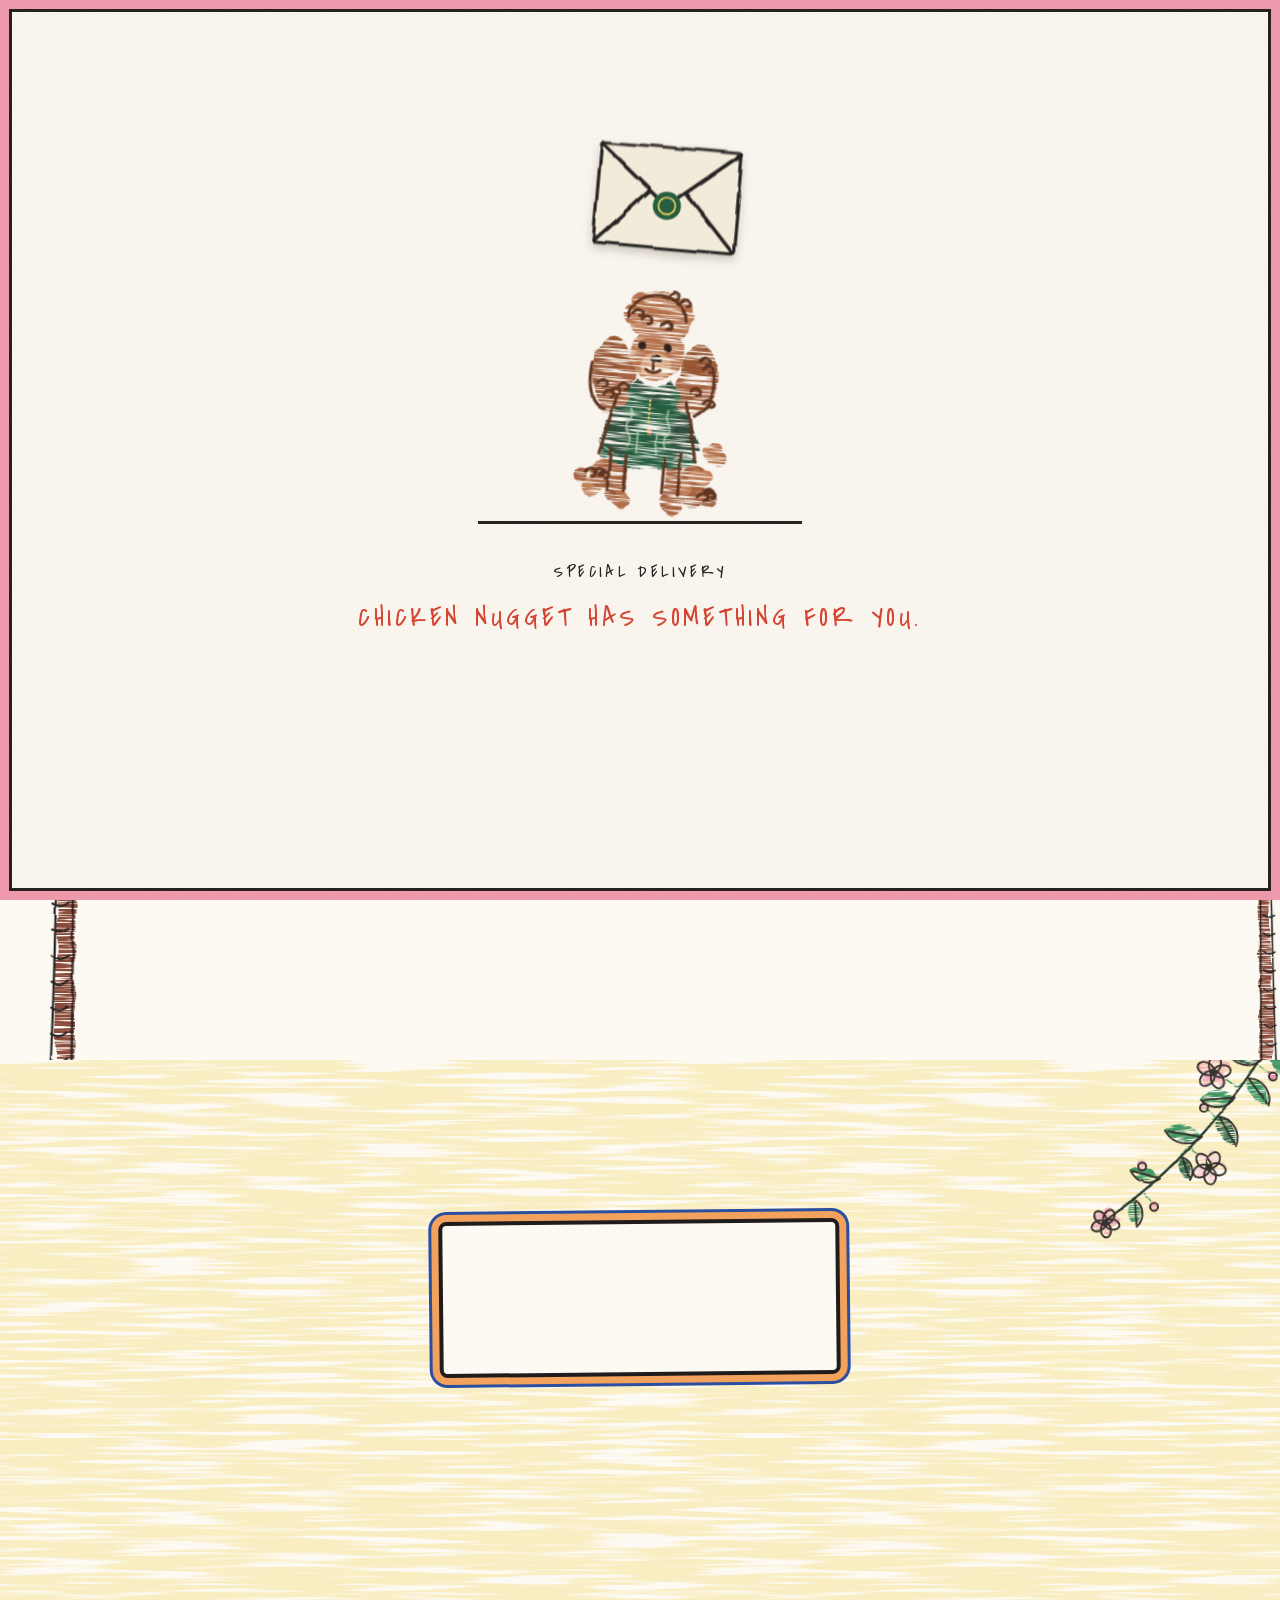
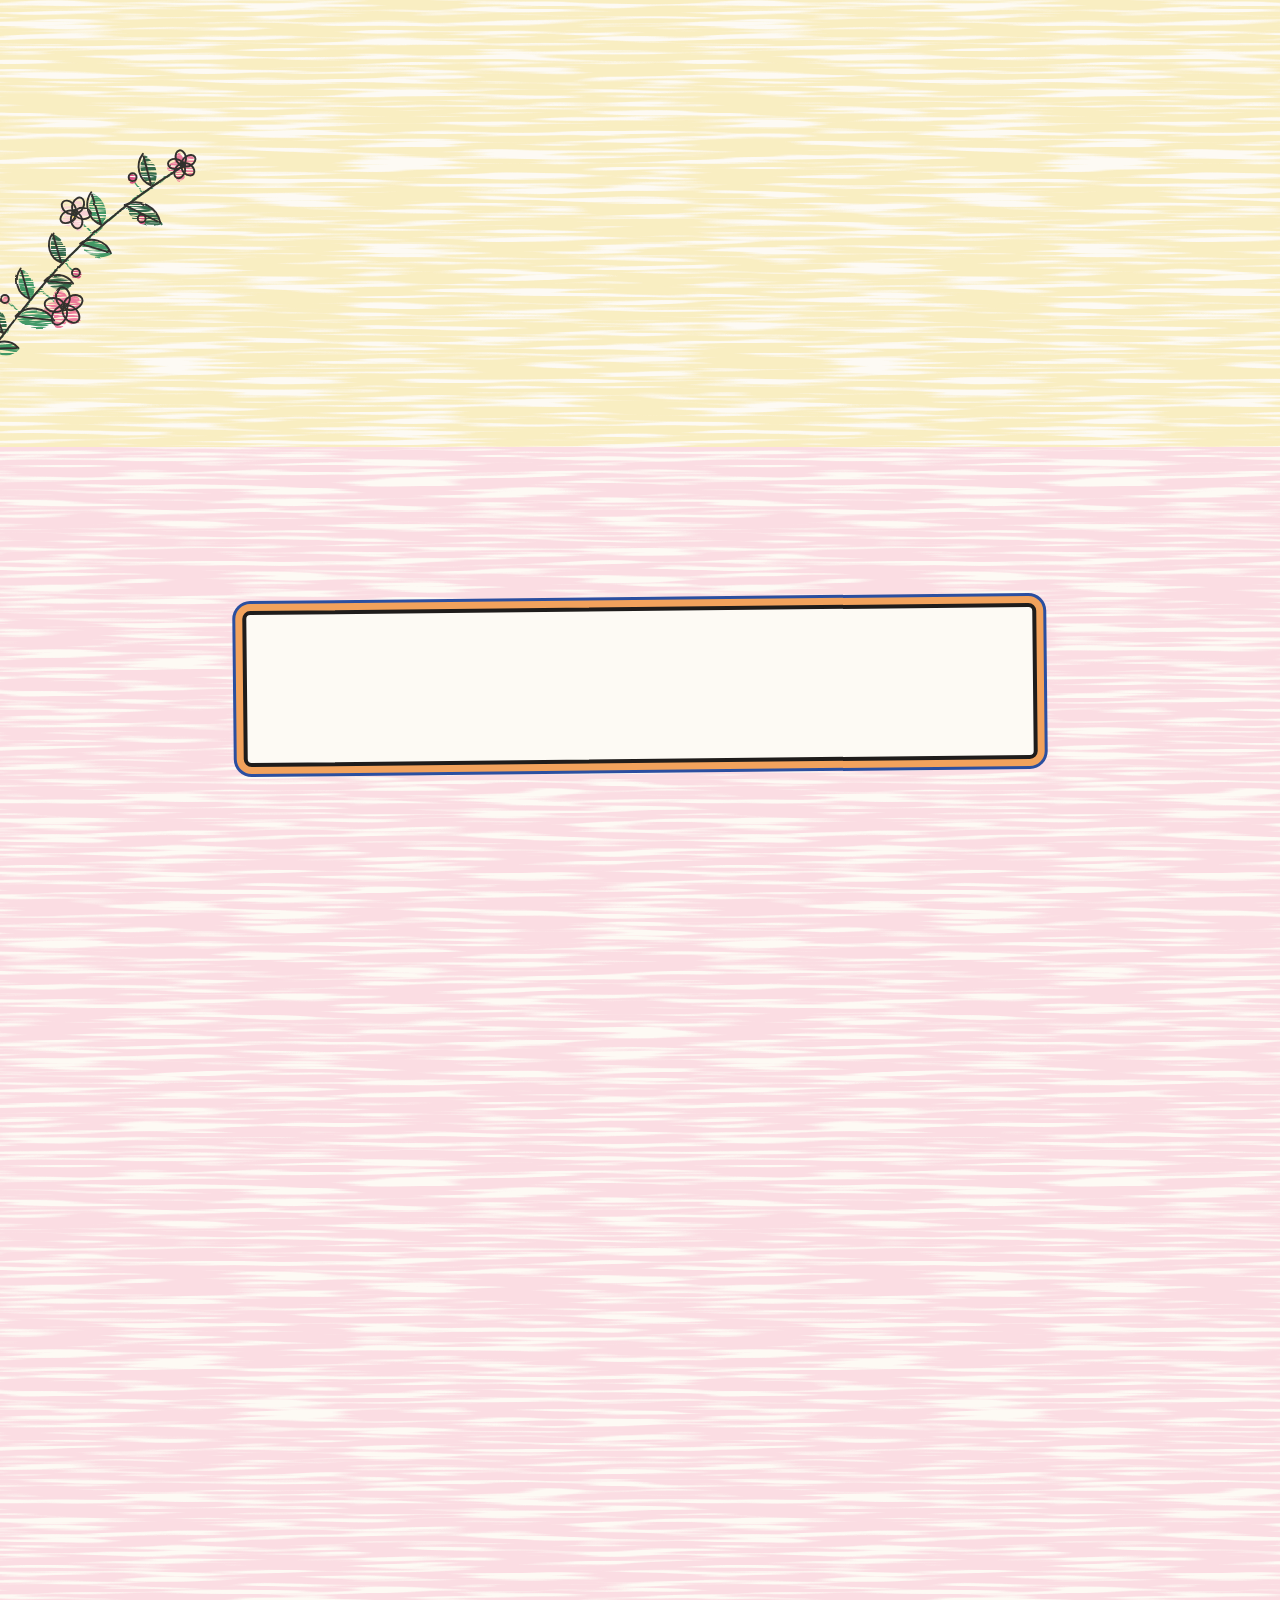
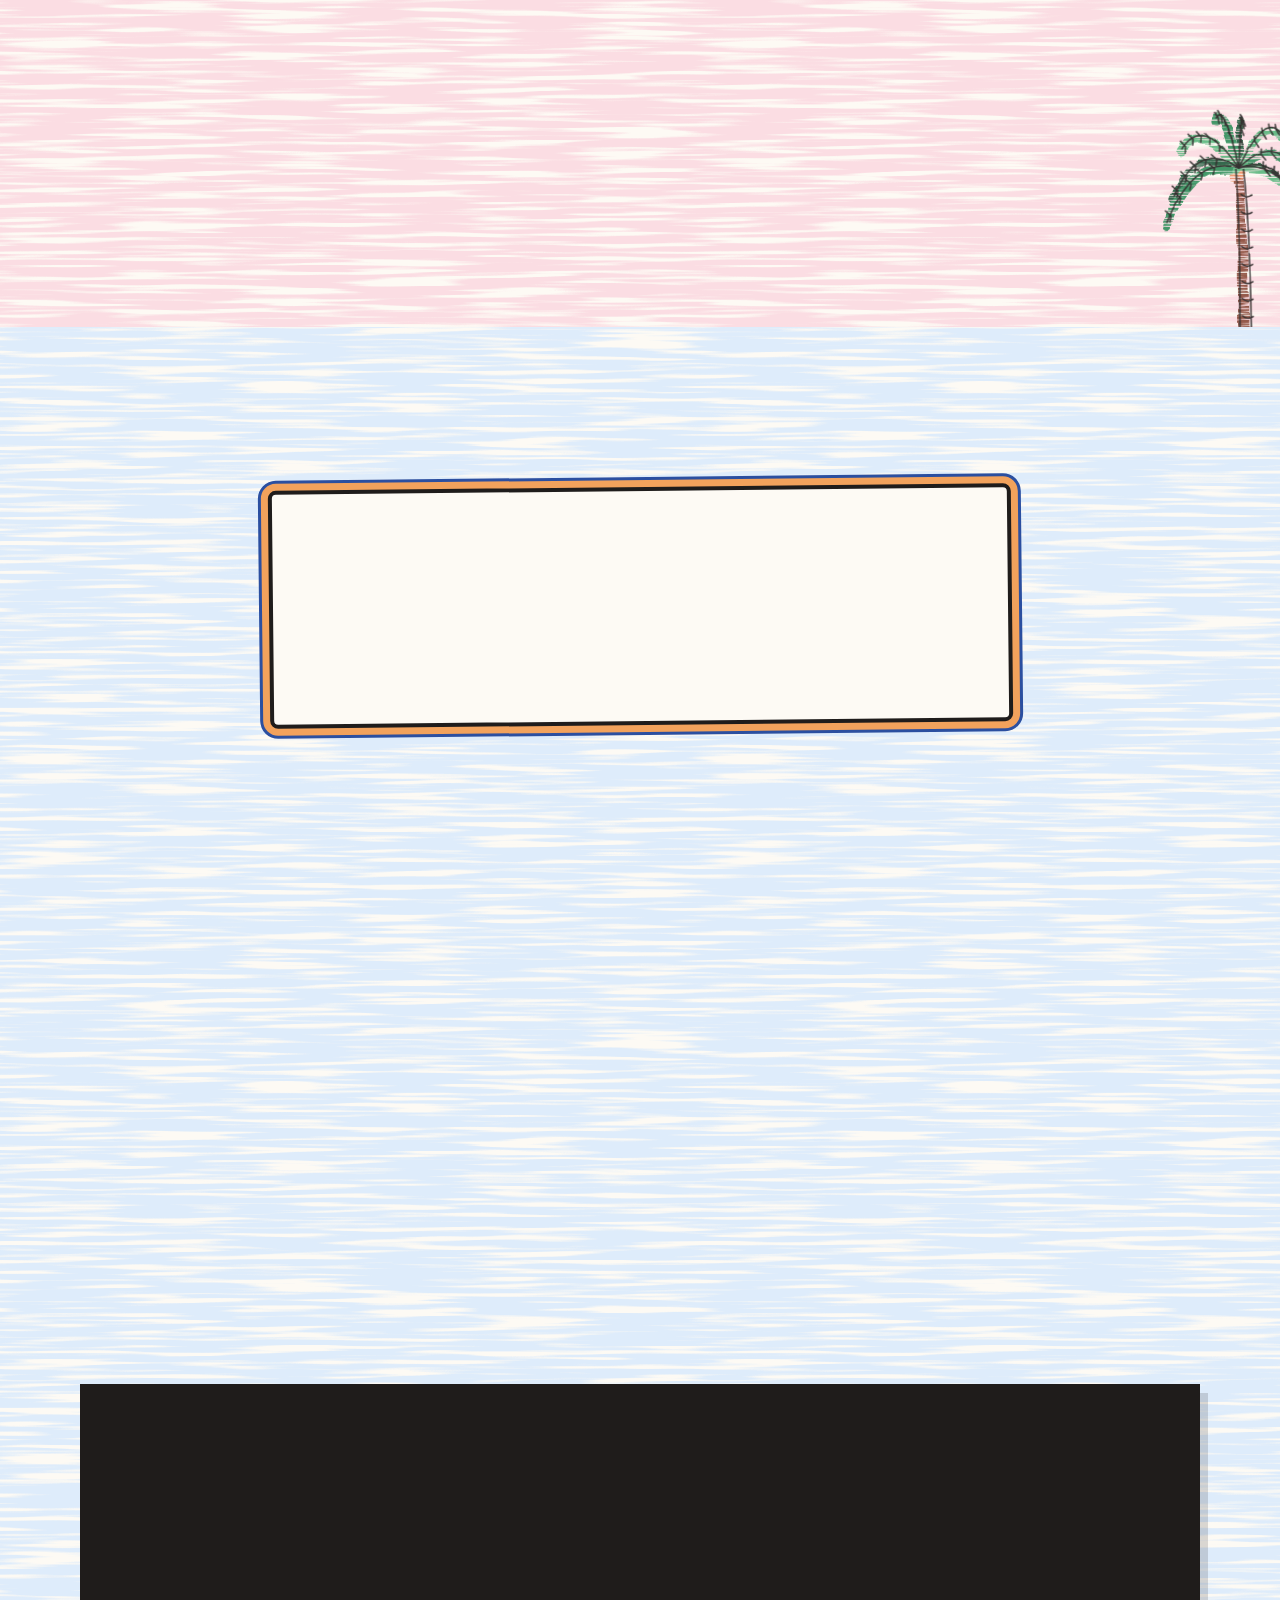
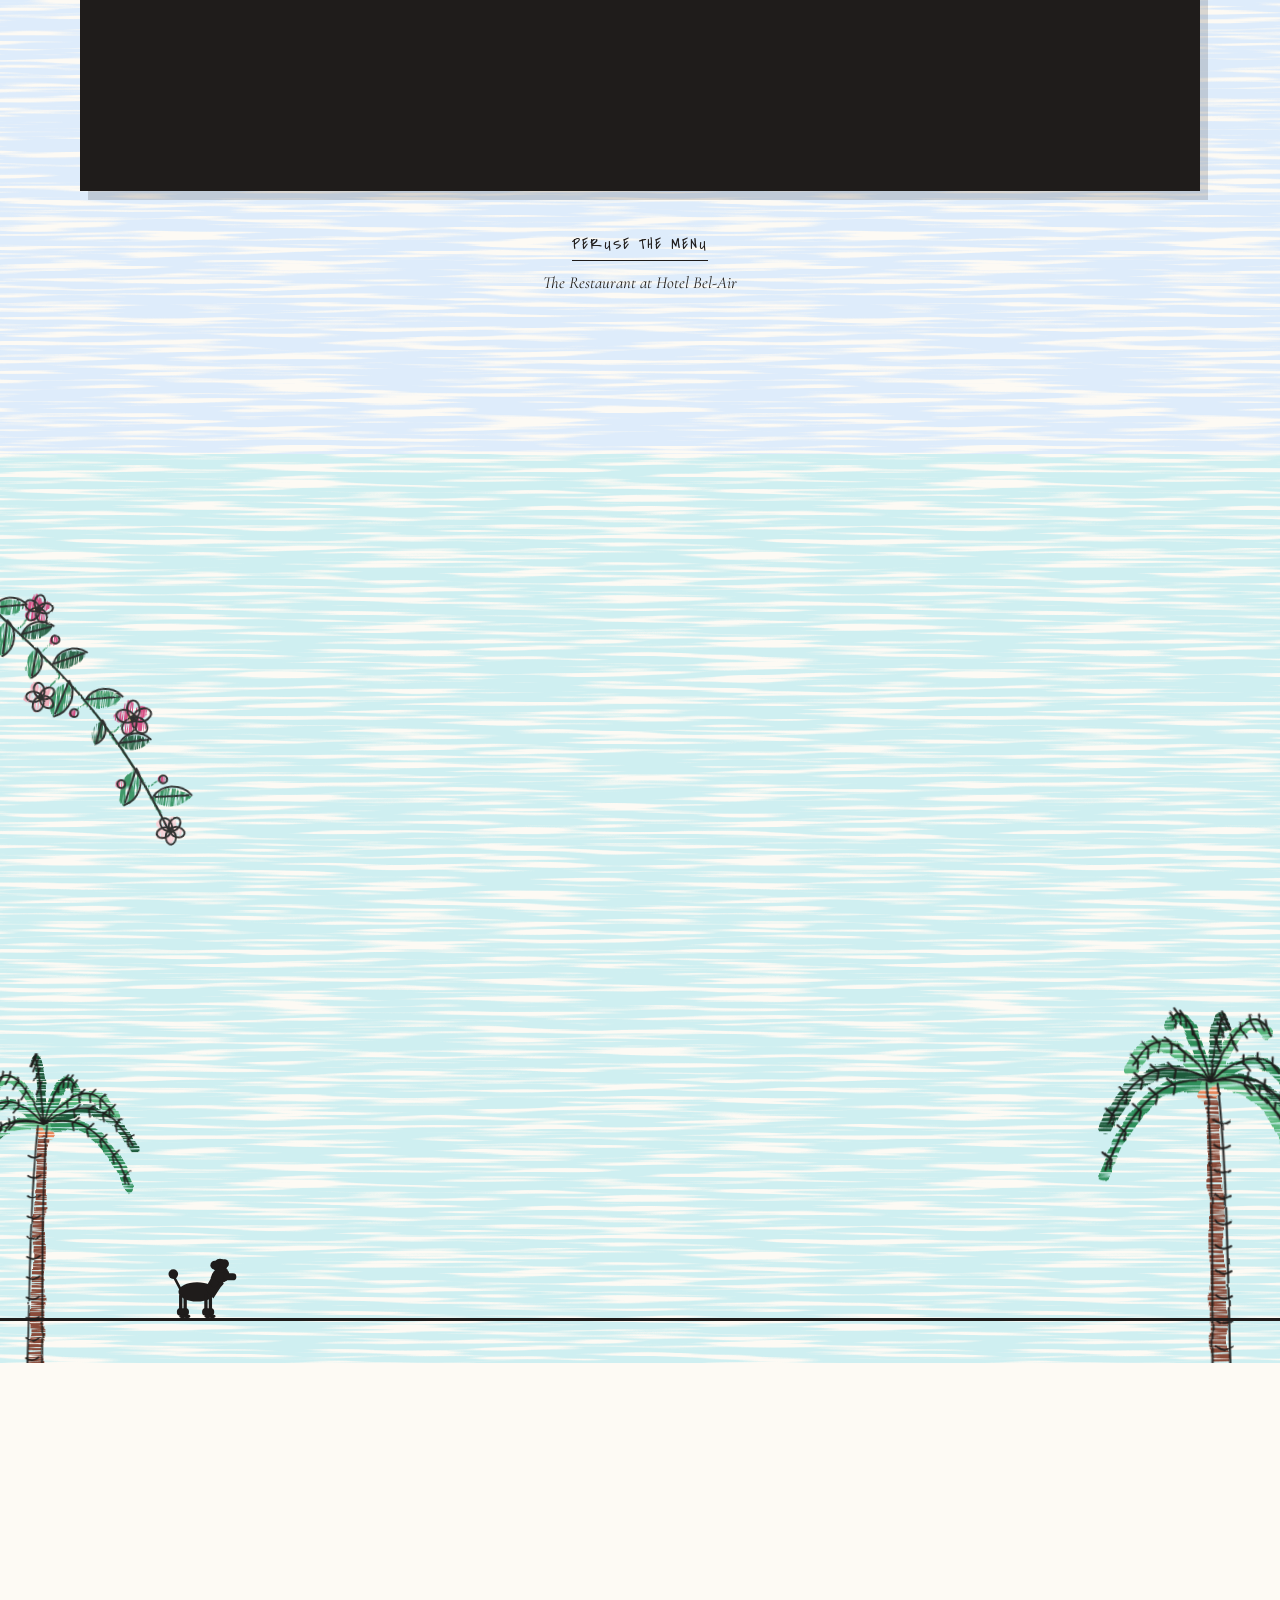
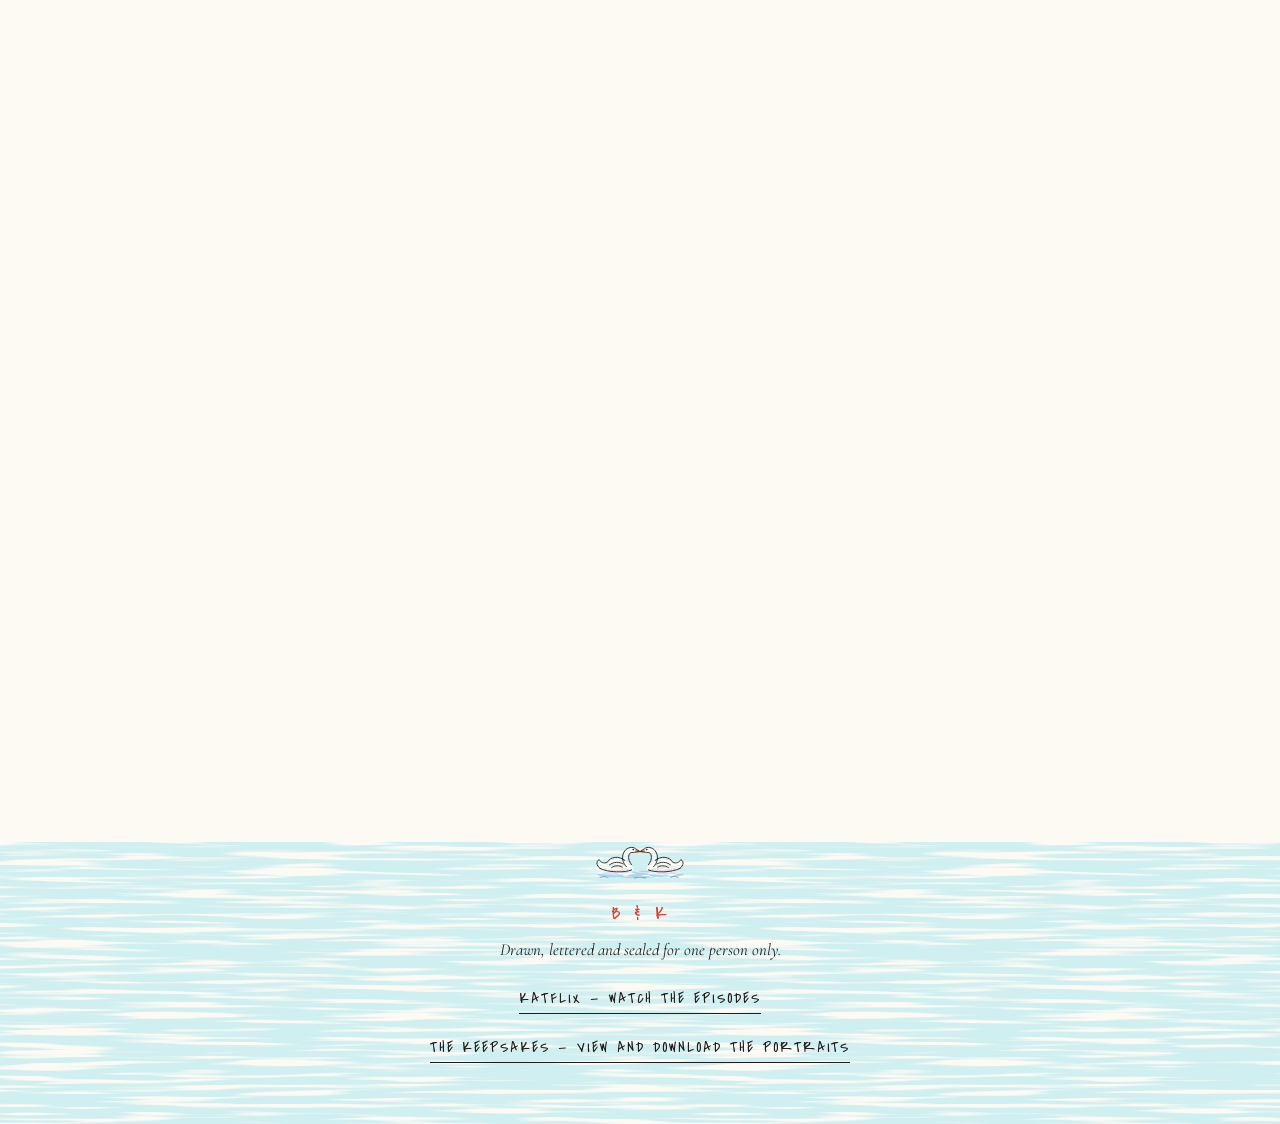
<file: index.html>
<!doctype html>
<html lang="en">
<head>
  <meta charset="utf-8">
  <meta name="viewport" content="width=device-width, initial-scale=1, viewport-fit=cover">
  <title>Blake &amp; Kat — A Rather Special Occasion</title>
  <meta name="description" content="An invitation has arrived.">
  <meta name="robots" content="noindex, nofollow">
  <meta name="theme-color" content="#F29AAE">
  <link rel="icon" type="image/png" href="favicon.png">
  <link rel="apple-touch-icon" href="apple-touch-icon.png">
  <link rel="preconnect" href="https://fonts.googleapis.com">
  <link rel="preconnect" href="https://fonts.gstatic.com" crossorigin>
  <link href="https://fonts.googleapis.com/css2?family=Bodoni+Moda:ital,opsz,wght@0,6..96,400..600;1,6..96,400..500&family=Cormorant+Garamond:ital,wght@0,400;0,500;1,400;1,500&family=Jost:wght@300;400;500&family=Covered+By+Your+Grace&family=La+Belle+Aurore&display=swap" rel="stylesheet">
  <link rel="stylesheet" href="css/styles.css?v=1795847907">
</head>
<body class="is-sealed">

  <!-- Shared paint: every illustration is drawn in marker and crayon — colour scribbled on in
       streaks so the paper shows through (f-wash), under a heavy black brush line (f-ink) -->
  <svg class="defs" width="0" height="0" aria-hidden="true" focusable="false">
    <defs>
      <filter id="f-wash" x="-8%" y="-8%" width="116%" height="116%" color-interpolation-filters="sRGB">
        <feTurbulence type="fractalNoise" baseFrequency="0.03" numOctaves="3" seed="7" result="n"/>
        <feDisplacementMap in="SourceGraphic" in2="n" scale="10" xChannelSelector="R" yChannelSelector="G" result="d"/>
        <feTurbulence type="fractalNoise" baseFrequency="0.016 0.42" numOctaves="2" seed="21" result="m"/>
        <feColorMatrix in="m" type="matrix" values="0 0 0 0 0  0 0 0 0 0  0 0 0 0 0  -6 0 0 0 3.9" result="a"/>
        <feComposite in="d" in2="a" operator="in"/>
      </filter>
      <filter id="f-wash-s" x="-10%" y="-10%" width="120%" height="120%" color-interpolation-filters="sRGB">
        <feTurbulence type="fractalNoise" baseFrequency="0.07" numOctaves="2" seed="3" result="n"/>
        <feDisplacementMap in="SourceGraphic" in2="n" scale="4" xChannelSelector="R" yChannelSelector="G" result="d"/>
        <feTurbulence type="fractalNoise" baseFrequency="0.04 0.9" numOctaves="2" seed="14" result="m"/>
        <feColorMatrix in="m" type="matrix" values="0 0 0 0 0  0 0 0 0 0  0 0 0 0 0  -6 0 0 0 3.9" result="a"/>
        <feComposite in="d" in2="a" operator="in"/>
      </filter>
      <filter id="f-wash-xs" x="-10%" y="-10%" width="120%" height="120%" color-interpolation-filters="sRGB">
        <feTurbulence type="fractalNoise" baseFrequency="0.14" numOctaves="2" seed="5" result="n"/>
        <feDisplacementMap in="SourceGraphic" in2="n" scale="2.4" xChannelSelector="R" yChannelSelector="G" result="d"/>
        <feTurbulence type="fractalNoise" baseFrequency="0.09 1.6" numOctaves="2" seed="9" result="m"/>
        <feColorMatrix in="m" type="matrix" values="0 0 0 0 0  0 0 0 0 0  0 0 0 0 0  -6 0 0 0 3.9" result="a"/>
        <feComposite in="d" in2="a" operator="in"/>
      </filter>
      <filter id="f-ink" x="-5%" y="-5%" width="110%" height="110%">
        <feTurbulence type="fractalNoise" baseFrequency="0.045" numOctaves="2" seed="2" result="n"/>
        <feDisplacementMap in="SourceGraphic" in2="n" scale="3" xChannelSelector="R" yChannelSelector="G" result="d"/>
        <feTurbulence type="fractalNoise" baseFrequency="0.9" numOctaves="1" seed="6" result="g"/>
        <feColorMatrix in="g" type="matrix" values="0 0 0 0 0  0 0 0 0 0  0 0 0 0 0  -1.2 0 0 0 1.8" result="ga"/>
        <feComposite in="d" in2="ga" operator="in"/>
      </filter>
      <filter id="f-ink-s" x="-8%" y="-8%" width="116%" height="116%">
        <feTurbulence type="fractalNoise" baseFrequency="0.09" numOctaves="2" seed="8" result="n"/>
        <feDisplacementMap in="SourceGraphic" in2="n" scale="2" xChannelSelector="R" yChannelSelector="G" result="d"/>
        <feTurbulence type="fractalNoise" baseFrequency="0.9" numOctaves="1" seed="6" result="g"/>
        <feColorMatrix in="g" type="matrix" values="0 0 0 0 0  0 0 0 0 0  0 0 0 0 0  -1.2 0 0 0 1.8" result="ga"/>
        <feComposite in="d" in2="ga" operator="in"/>
      </filter>
      <filter id="f-ink-xs" x="-8%" y="-8%" width="116%" height="116%">
        <feTurbulence type="fractalNoise" baseFrequency="0.2" numOctaves="2" seed="4" result="n"/>
        <feDisplacementMap in="SourceGraphic" in2="n" scale="1.1" xChannelSelector="R" yChannelSelector="G" result="d"/>
        <feTurbulence type="fractalNoise" baseFrequency="0.9" numOctaves="1" seed="6" result="g"/>
        <feColorMatrix in="g" type="matrix" values="0 0 0 0 0  0 0 0 0 0  0 0 0 0 0  -1.2 0 0 0 1.8" result="ga"/>
        <feComposite in="d" in2="ga" operator="in"/>
      </filter>
      <filter id="f-wobble" x="-5%" y="-5%" width="110%" height="110%">
        <feTurbulence type="fractalNoise" baseFrequency="0.045" numOctaves="2" seed="2" result="n"/>
        <feDisplacementMap in="SourceGraphic" in2="n" scale="3" xChannelSelector="R" yChannelSelector="G"/>
      </filter>
      <linearGradient id="g-gold" x1="0" y1="0" x2="1" y2="1">
        <stop offset="0" stop-color="#8F6E2C"/><stop offset=".35" stop-color="#E7CF92"/>
        <stop offset=".6" stop-color="#B8954A"/><stop offset="1" stop-color="#7C5D1F"/>
      </linearGradient>
      <radialGradient id="g-wax" cx=".35" cy=".3" r=".8">
        <stop offset="0" stop-color="#fff" stop-opacity=".22"/><stop offset=".6" stop-color="#fff" stop-opacity="0"/>
        <stop offset="1" stop-color="#000" stop-opacity=".25"/>
      </radialGradient>
    </defs>
  </svg>

  <div class="grain" aria-hidden="true"></div>

  <!-- ============ Splash · Chicken Nugget makes the delivery ============ -->
  <div class="splash" id="splash" aria-hidden="true">
    <div class="splash__stage">
      <div class="splash__run"><div class="splash__hop"><div data-art="courier"></div><div class="splash__letter" data-art="letter"></div></div></div>
    </div>
    <p class="eyebrow splash__eyebrow">Special Delivery</p>
    <p class="splash__line">Chicken Nugget has something for you.</p>
  </div>

  <!-- ============ Scene 1 · The Envelope ============ -->
  <section class="gate" id="envelope" aria-label="An invitation has arrived">
    <div class="gate__sprig gate__sprig--tr" data-art="sprig" data-seed="8"></div>
    <div class="gate__sprig gate__sprig--bl" data-art="sprig" data-seed="14"></div>

    <div class="gate__inner">
      <p class="eyebrow">For Kat</p>

      <div class="env" id="env">
        <div class="env__shadow"></div>
        <div class="env__back"></div>
        <div class="env__liner"></div>
        <div class="env__letter">
          <span class="env__letter-mono">B <i>&amp;</i> K</span>
          <span class="env__letter-line">Save the Date</span>
        </div>
        <svg class="env__front" viewBox="0 0 700 500" preserveAspectRatio="none" aria-hidden="true">
          <polygon points="0,0 350,262 0,500" fill="#EFE6D0"/>
          <polygon points="700,0 350,262 700,500" fill="#EDE3CC"/>
          <polygon points="0,500 350,236 700,500" fill="#F5EDDB"/>
          <polyline points="0,500 350,236 700,500" fill="none" stroke="rgba(124,93,31,.22)" stroke-width="1.500"/>
          <rect x=".75" y=".75" width="698.500" height="498.500" fill="none" stroke="rgba(124,93,31,.25)" stroke-width="1.500"/>
        </svg>
        <div class="env__flap">
          <svg class="flap__face flap__out" viewBox="0 0 700 500" preserveAspectRatio="none" aria-hidden="true">
            <polygon points="0,0 700,0 350,292" fill="#F7F0DF"/>
            <polyline points="0,0 350,292 700,0" fill="none" stroke="rgba(124,93,31,.3)" stroke-width="1.500"/>
          </svg>
          <svg class="flap__face flap__in" viewBox="0 0 700 500" preserveAspectRatio="none" aria-hidden="true">
            <defs>
              <pattern id="p-liner" width="34" height="34" patternUnits="userSpaceOnUse" patternTransform="rotate(45)">
                <rect width="34" height="34" fill="#93AC9A"/>
                <path d="M0 0 H34 M0 0 V34" stroke="#FFFDF9" stroke-width="1.400" opacity=".6"/>
              </pattern>
            </defs>
            <polygon points="0,0 700,0 350,292" fill="url(#p-liner)"/>
          </svg>
        </div>
        <div class="env__seal" data-art="seal"></div>
      </div>

      <div class="gate__text">
        <h1 class="gate__title">An invitation has arrived.</h1>
        <button class="btn btn--line" id="open" type="button">Open Your Invitation</button>
      </div>
    </div>
  </section>

  <!-- ============ Fixed furniture ============ -->
  <header class="masthead" id="masthead" inert>
    <a class="masthead__mono" href="#invitation" aria-label="Blake and Kat — back to the invitation">B <i>&amp;</i> K</a>
    <button class="music" id="music" type="button" aria-pressed="false">
      <span class="music__bars" aria-hidden="true"><i></i><i></i><i></i></span>
      <span class="music__label">Music</span>
    </button>
  </header>

  <nav class="chapters" id="chapters" aria-label="Chapters" inert>
    <a href="#invitation" aria-label="One — The Invitation">I</a>
    <a href="#details" aria-label="Two — The Details">II</a>
    <a href="#pairing" aria-label="Three — A Most Interesting Pairing">III</a>
    <a href="#evening" aria-label="Four — The Story So Far">IV</a>
    <a href="#rsvp" aria-label="Five — The RSVP">V</a>
    <a href="#film" aria-label="Six — The Film">VI</a>
  </nav>

  <main id="main" inert>

    <!-- ============ Scene 2 · The Invitation ============ -->
    <section class="scene invitation" id="invitation" aria-labelledby="invitation-title">
      <div class="palm palm--inv-l" data-art="palm" data-seed="4" data-parallax="-0.05"></div>
      <div class="palm palm--inv-r" data-art="palm" data-seed="12" data-parallax="-0.09"></div>

      <div class="wrap invitation__grid">
        <div class="invitation__text">
          <p class="eyebrow" data-reveal>Save the Date</p>
          <h1 class="display" id="invitation-title" tabindex="-1" data-reveal style="--d:.15s">Blake <span class="amp">&amp;</span> Kat</h1>
          <p class="romance" data-reveal style="--d:.3s">A Rather Special Occasion.</p>
          <div class="rule" data-art="divider" data-reveal style="--d:.4s"></div>
          <p class="lede" data-reveal style="--d:.5s">You&rsquo;re cordially invited to the first chapter.</p>
          <div class="duo" data-reveal style="--d:.65s">
            <figure class="cameo">
              <div class="cameo__frame" data-art="cameo" data-variant="blake"></div>
              <figcaption>Blake</figcaption>
            </figure>
            <span class="duo__amp" aria-hidden="true">&amp;</span>
            <figure class="cameo">
              <div class="cameo__frame" data-art="cameo" data-variant="kat"></div>
              <figcaption>Kat</figcaption>
            </figure>
          </div>
        </div>

        <div class="card-stage" data-reveal="camera" style="--d:.2s">
          <div class="card" id="card" role="button" tabindex="0" aria-pressed="false"
               aria-label="Save the Date card: Blake and Kat. A rather lovely first occasion. Press to turn the card over.">
            <div class="card__inner">
              <div class="card__face card__front">
                <p class="card__eyebrow">Save the Date</p>
                <p class="card__names foil">Blake <span class="amp">&amp;</span> Kat</p>
                <div class="card__art" data-art="garden"></div>
                <div class="card__cartouche" data-art="cartouche"></div>
                <p class="card__line">A rather lovely first occasion.</p>
                <p class="card__date" data-field="card-date"></p>
              </div>
              <div class="card__face card__back" aria-hidden="true">
                <div class="card__back-inner">
                  <div class="card__back-swans" data-art="swans"></div>
                  <p class="card__back-title">The First Chapter</p>
                  <p class="card__back-line">Painted by hand, in an edition of one.</p>
                  <p class="card__back-small">For Kat &mdash; to keep</p>
                </div>
              </div>
            </div>
          </div>
          <p class="hint" id="card-hint">Turn the card over</p>
        </div>
      </div>
    </section>

    <!-- ============ Scene 3 · The Details ============ -->
    <section class="scene details" id="details" aria-labelledby="details-title">
      <div class="details__sprig details__sprig--l" data-art="sprig" data-seed="30" data-parallax="-0.06"></div>
      <div class="details__sprig details__sprig--r" data-art="sprig" data-seed="41" data-parallax="-0.1"></div>
      <div class="wrap wrap--narrow">
        <header class="scene__head">
          <p class="eyebrow" data-reveal>The Details</p>
          <h2 class="title" id="details-title" data-reveal style="--d:.1s">When <span class="amp">&amp;</span> Where</h2>
        </header>

        <div class="sheet" data-reveal style="--d:.2s">
          <p class="sheet__mono">B <i>&amp;</i> K</p>
          <dl class="sheet__list">
            <div class="sheet__row">
              <div class="sheet__icon" data-art="icon" data-variant="date"></div>
              <dt>Date</dt><dd data-field="date"></dd>
            </div>
            <div class="sheet__row">
              <div class="sheet__icon" data-art="icon" data-variant="location"></div>
              <dt>Location</dt><dd data-field="location"></dd>
            </div>
          </dl>
          <p class="sheet__foot">Kindly keep the evening free.</p>
        </div>
      </div>
    </section>

    <!-- ============ Scene 4 · A Most Interesting Pairing ============ -->
    <section class="scene pairing" id="pairing" aria-labelledby="pairing-title">
      <div class="palm palm--pair" data-art="palm" data-seed="21" data-parallax="-0.06"></div>
      <div class="wrap">
        <header class="scene__head">
          <p class="eyebrow" data-reveal>The Rooster <span class="amp">&amp;</span> The Monkey</p>
          <h2 class="title" id="pairing-title" data-reveal style="--d:.1s">A Most Interesting Pairing</h2>
        </header>

        <div class="pairing__grid">
          <figure class="portrait" data-reveal style="--d:.1s">
            <div class="portrait__frame" tabindex="0" data-art="portrait" data-variant="rooster"></div>
            <figcaption>
              <h3>The Rooster</h3>
              <p>Immaculate, assured, and never knowingly underdressed. Arrives precisely on time, and makes an entrance of it.</p>
            </figcaption>
          </figure>

          <div class="pairing__centre" data-reveal style="--d:.25s">
            <div class="pairing__fountain" data-art="fountain"></div>
            <blockquote class="pairing__quote">
              <p>One brings the charm. The other brings the mischief. Together, they make for a rather interesting evening.</p>
            </blockquote>
          </div>

          <figure class="portrait" data-reveal style="--d:.4s">
            <div class="portrait__frame" tabindex="0" data-art="portrait" data-variant="monkey"></div>
            <figcaption>
              <h3>The Monkey</h3>
              <p>Quick of wit, curious about everything, serious about very little &mdash; and almost certainly up to something.</p>
            </figcaption>
          </figure>
        </div>

        <figure class="chaperone" data-reveal>
          <div class="chaperone__frame" data-art="portrait" data-variant="poodle"></div>
          <figcaption>
            <p class="eyebrow">And, Naturally, The Chaperone</p>
            <h3>Chicken Nugget</h3>
            <p>Small, impeccably knitted, and not easily impressed. Final approval rests here. <em>No relation to the Rooster.</em></p>
          </figcaption>
        </figure>
      </div>
    </section>

    <!-- ============ Scene 5 · The Story So Far ============ -->
    <section class="scene evening" id="evening" aria-labelledby="evening-title">
      <div class="wrap">
        <header class="scene__head">
          <p class="eyebrow" data-reveal>The Story So Far</p>
          <h2 class="title" id="evening-title" data-reveal style="--d:.1s">A Romance in Three Acts.</h2>
          <p class="scene__intro" data-reveal style="--d:.2s">Two acts already played, by screen and by telephone. The third is in person.</p>
        </header>

        <figure class="supper" data-reveal>
          <div class="supper__frame" data-art="supper"></div>
          <figcaption>A table for two &mdash; and one small chaperone.</figcaption>
        </figure>

        <ol class="menu">
          <li class="menu__item" data-reveal style="--d:.05s">
            <div class="menu__icon" data-art="icon" data-variant="scroll"></div>
            <p class="menu__when">Act One</p>
            <h3>It Began With a Meme</h3>
            <p class="menu__note">They met on TikTok, as the best people do. One meme was sent, another came back, and neither would let the other have the last laugh.</p>
          </li>
          <li class="menu__item" data-reveal style="--d:.15s">
            <div class="menu__icon" data-art="icon" data-variant="call"></div>
            <p class="menu__when">Act Two</p>
            <h3>Three Hours, Every Night</h3>
            <p class="menu__note">Memes gave way to voices. Three hours on the phone, night after night &mdash; and still, somehow, never quite enough time to say goodnight.</p>
          </li>
          <li class="menu__item" data-reveal style="--d:.25s">
            <div class="menu__icon" data-art="icon" data-variant="meet"></div>
            <p class="menu__when">Act Three</p>
            <h3>In Person, At Last</h3>
            <p class="menu__note">No screens. No signal. No hanging up. For the very first time: the same evening, the same table, the same room.</p>
          </li>
        </ol>
        <p class="menu__link menu__link--after" id="dinner-menu" hidden><a target="_blank" rel="noopener noreferrer"></a><span></span></p>
      </div>
    </section>

    <!-- ============ Scene 6 · The RSVP ============ -->
    <section class="scene rsvp" id="rsvp" aria-labelledby="rsvp-title">
      <div class="rsvp__sprig rsvp__sprig--l" data-art="sprig" data-seed="52" data-parallax="-0.08"></div>
      <div class="walker" data-art="walker"></div>
      <div class="palm palm--rsvp-l" data-art="palm" data-seed="33" data-parallax="-0.05"></div>
      <div class="palm palm--rsvp-r" data-art="palm" data-seed="45" data-parallax="-0.08"></div>
      <div class="wrap wrap--narrow">
        <div class="reply" id="reply" data-reveal>
          <div class="reply__ask">
            <p class="eyebrow">R.S.V.P.</p>
            <h2 class="title title--xl" id="rsvp-title">Shall We?</h2>
            <p class="romance">It would be rather lovely to see you.</p>
            <div class="reply__buttons">
              <button class="btn btn--solid" type="button" data-reply="With Pleasure">With Pleasure</button>
              <button class="btn btn--line" type="button" data-reply="I'd Love To">I&rsquo;d Love To</button>
            </div>
            <p class="reply__small">Chicken Nugget is, of course, most welcome.</p>
          </div>

          <div class="reply__done" aria-live="polite" hidden>
            <svg class="heart" viewBox="0 0 120 110" aria-hidden="true">
              <path class="heart__fill" d="M60 98 C20 68 8 46 14 28 C20 10 46 8 60 30 C74 8 100 10 106 28 C112 46 100 68 60 98Z"/>
              <path class="heart__line" pathLength="1" d="M60 98 C20 68 8 46 14 28 C20 10 46 8 60 30 C74 8 100 10 106 28 C112 46 100 68 60 98Z"/>
            </svg>
            <h2 class="title" id="reply-title" tabindex="-1"></h2>
            <p class="romance">Consider it written in ink.</p>
            <a class="btn btn--line reply__link" id="reply-link" hidden></a>
          </div>
          <div class="reply__petals" aria-hidden="true"></div>
        </div>
      </div>
    </section>

    <!-- ============ The Film ============ -->
    <section class="scene cinema" id="film" aria-labelledby="film-title">
      <div class="wrap">
        <header class="scene__head">
          <p class="eyebrow" data-reveal>A little film for Kat</p>
          <h2 class="title" id="film-title" data-reveal style="--d:.1s">The Beginning of Something</h2>
        </header>
        <figure class="cinema__frame" data-reveal style="--d:.2s">
          <video id="film-video" controls playsinline preload="none" poster="film/web/poster-16x9.jpg"
                 aria-label="A short animated film telling the story of Blake and Kat, ending on the invitation.">
            <source src="film/web/film-9x16.mp4" type="video/mp4" media="(max-width: 700px) and (orientation: portrait)">
            <source src="film/web/film-16x9.mp4" type="video/mp4">
          </video>
          <figcaption>One minute, twenty-five seconds. Sound on.</figcaption>
        </figure>
      </div>
    </section>
  </main>

  <footer class="colophon">
    <div class="colophon__swans" data-art="swans"></div>
    <p class="colophon__mono">B <i>&amp;</i> K</p>
    <p>Drawn, lettered and sealed for one person only.</p>
    <p class="colophon__link"><a href="watch.html">Katflix &mdash; watch the episodes</a></p>
    <p class="colophon__link"><a href="keepsakes.html">The Keepsakes &mdash; view and download the portraits</a></p>
  </footer>

  <script src="js/config.js?v=1795847907"></script>
  <script src="js/art.js?v=1795847907"></script>
  <script src="js/music.js?v=1795847907"></script>
  <script src="js/main.js?v=1795847907"></script>
</body>
</html>
</file>
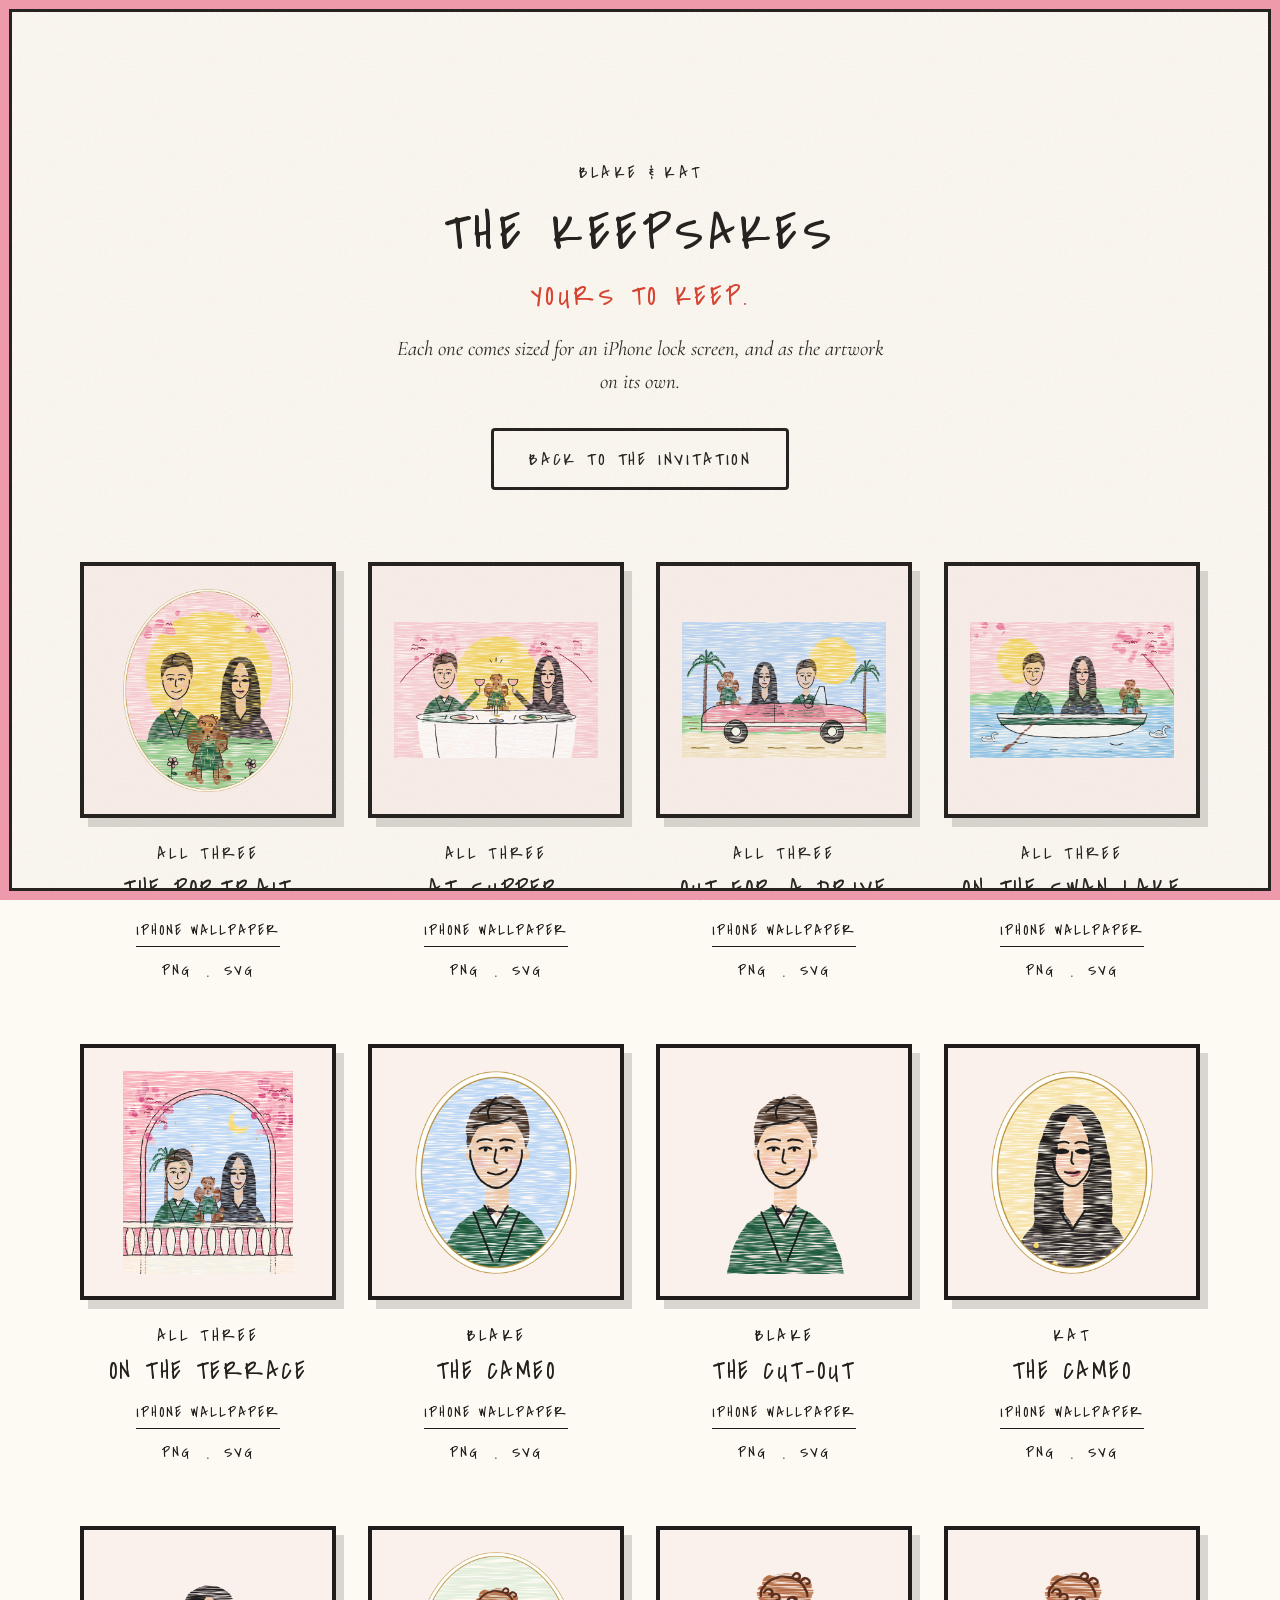
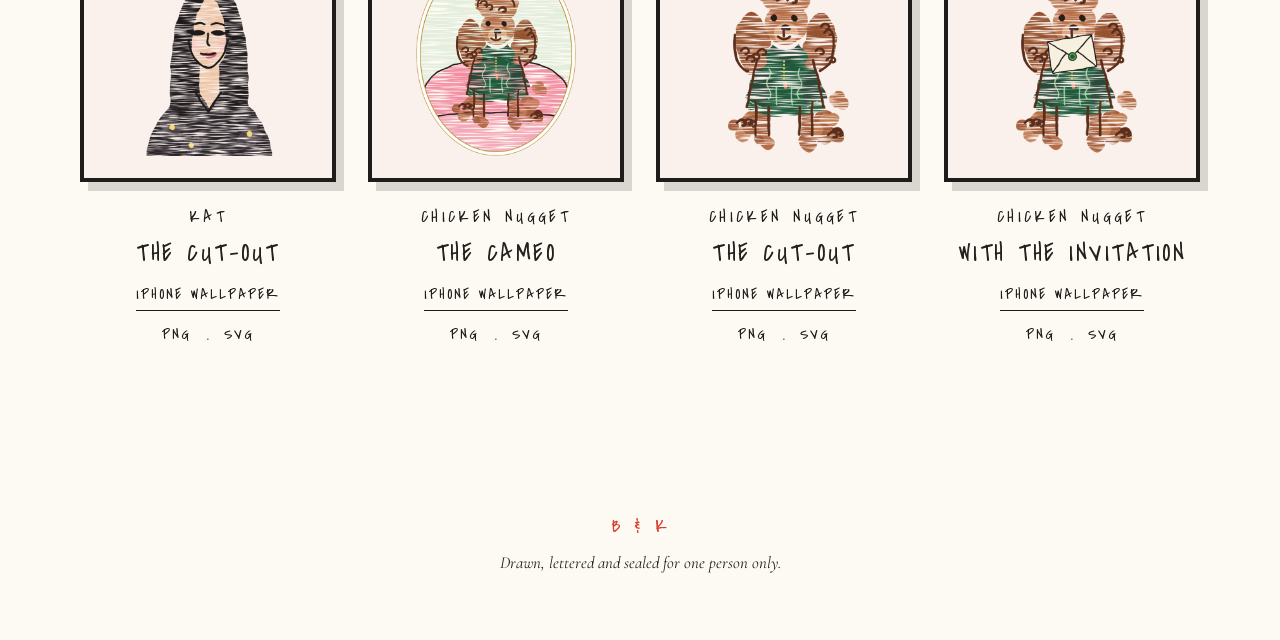
<file: keepsakes.html>
<!doctype html>
<html lang="en">
<head>
  <meta charset="utf-8">
  <meta name="viewport" content="width=device-width, initial-scale=1, viewport-fit=cover">
  <title>The Keepsakes — Blake &amp; Kat</title>
  <meta name="robots" content="noindex, nofollow">
  <meta name="theme-color" content="#F29AAE">
  <link rel="icon" type="image/png" href="favicon.png">
  <link rel="apple-touch-icon" href="apple-touch-icon.png">
  <link rel="preconnect" href="https://fonts.googleapis.com">
  <link rel="preconnect" href="https://fonts.gstatic.com" crossorigin>
  <link href="https://fonts.googleapis.com/css2?family=Bodoni+Moda:ital,opsz,wght@0,6..96,400..600;1,6..96,400..500&family=Cormorant+Garamond:ital,wght@0,400;0,500;1,400;1,500&family=Jost:wght@300;400;500&family=Covered+By+Your+Grace&family=La+Belle+Aurore&display=swap" rel="stylesheet">
  <link rel="stylesheet" href="css/styles.css?v=1795847907">
</head>
<body class="is-open">
  <div class="grain" aria-hidden="true"></div>

  <main class="scene keepsakes">
    <div class="wrap">
      <header class="scene__head">
        <p class="eyebrow">Blake <span class="amp">&amp;</span> Kat</p>
        <h1 class="title">The Keepsakes</h1>
        <p class="romance">Yours to keep.</p>
        <p class="scene__intro">Each one comes sized for an iPhone lock screen, and as the artwork on its own.</p>
        <a class="btn btn--line" href="index.html">Back to the Invitation</a>
      </header>

      <ul class="keepsakes__grid">
        <li class="keepsake">
          <div class="keepsake__art"><img src="assets/thumbs/together-portrait.png" alt="Blake and Kat side by side in a flowering garden with Chicken Nugget seated in front." loading="lazy"></div>
          <p class="eyebrow">All Three</p>
          <h2>The portrait</h2>
          <p class="keepsake__links">
            <a href="assets/wallpapers/together-portrait.png" download>iPhone wallpaper</a>
          </p>
          <p class="keepsake__links keepsake__links--minor">
            <a href="assets/characters/together-portrait.png" download>PNG</a><span aria-hidden="true">&middot;</span><a href="assets/characters/together-portrait.svg" download>SVG</a>
          </p>
        </li>
        <li class="keepsake">
          <div class="keepsake__art"><img src="assets/thumbs/together-at-supper.png" alt="Blake and Kat toasting across a candlelit table with Chicken Nugget between them." loading="lazy"></div>
          <p class="eyebrow">All Three</p>
          <h2>At supper</h2>
          <p class="keepsake__links">
            <a href="assets/wallpapers/together-at-supper.png" download>iPhone wallpaper</a>
          </p>
          <p class="keepsake__links keepsake__links--minor">
            <a href="assets/characters/together-at-supper.png" download>PNG</a><span aria-hidden="true">&middot;</span><a href="assets/characters/together-at-supper.svg" download>SVG</a>
          </p>
        </li>
        <li class="keepsake">
          <div class="keepsake__art"><img src="assets/thumbs/together-on-a-drive.png" alt="Blake, Kat and Chicken Nugget in a pink convertible beneath the palms." loading="lazy"></div>
          <p class="eyebrow">All Three</p>
          <h2>Out for a drive</h2>
          <p class="keepsake__links">
            <a href="assets/wallpapers/together-on-a-drive.png" download>iPhone wallpaper</a>
          </p>
          <p class="keepsake__links keepsake__links--minor">
            <a href="assets/characters/together-on-a-drive.png" download>PNG</a><span aria-hidden="true">&middot;</span><a href="assets/characters/together-on-a-drive.svg" download>SVG</a>
          </p>
        </li>
        <li class="keepsake">
          <div class="keepsake__art"><img src="assets/thumbs/together-on-the-lake.png" alt="Blake, Kat and Chicken Nugget in a rowing boat among the swans." loading="lazy"></div>
          <p class="eyebrow">All Three</p>
          <h2>On the swan lake</h2>
          <p class="keepsake__links">
            <a href="assets/wallpapers/together-on-the-lake.png" download>iPhone wallpaper</a>
          </p>
          <p class="keepsake__links keepsake__links--minor">
            <a href="assets/characters/together-on-the-lake.png" download>PNG</a><span aria-hidden="true">&middot;</span><a href="assets/characters/together-on-the-lake.svg" download>SVG</a>
          </p>
        </li>
        <li class="keepsake">
          <div class="keepsake__art"><img src="assets/thumbs/together-on-the-terrace.png" alt="Blake and Kat under a pink archway by moonlight, Chicken Nugget on the balustrade between them." loading="lazy"></div>
          <p class="eyebrow">All Three</p>
          <h2>On the terrace</h2>
          <p class="keepsake__links">
            <a href="assets/wallpapers/together-on-the-terrace.png" download>iPhone wallpaper</a>
          </p>
          <p class="keepsake__links keepsake__links--minor">
            <a href="assets/characters/together-on-the-terrace.png" download>PNG</a><span aria-hidden="true">&middot;</span><a href="assets/characters/together-on-the-terrace.svg" download>SVG</a>
          </p>
        </li>
        <li class="keepsake">
          <div class="keepsake__art"><img src="assets/thumbs/blake-cameo.png" alt="An oval portrait of Blake in a green dinner jacket, on powder blue." loading="lazy"></div>
          <p class="eyebrow">Blake</p>
          <h2>The cameo</h2>
          <p class="keepsake__links">
            <a href="assets/wallpapers/blake-cameo.png" download>iPhone wallpaper</a>
          </p>
          <p class="keepsake__links keepsake__links--minor">
            <a href="assets/characters/blake-cameo.png" download>PNG</a><span aria-hidden="true">&middot;</span><a href="assets/characters/blake-cameo.svg" download>SVG</a>
          </p>
        </li>
        <li class="keepsake">
          <div class="keepsake__art"><img src="assets/thumbs/blake-figure.png" alt="Blake, head and shoulders, on a transparent background." loading="lazy"></div>
          <p class="eyebrow">Blake</p>
          <h2>The cut-out</h2>
          <p class="keepsake__links">
            <a href="assets/wallpapers/blake-figure.png" download>iPhone wallpaper</a>
          </p>
          <p class="keepsake__links keepsake__links--minor">
            <a href="assets/characters/blake-figure.png" download>PNG</a><span aria-hidden="true">&middot;</span><a href="assets/characters/blake-figure.svg" download>SVG</a>
          </p>
        </li>
        <li class="keepsake">
          <div class="keepsake__art"><img src="assets/thumbs/kat-cameo.png" alt="An oval portrait of Kat in a black coat trimmed with flowers, on pale yellow." loading="lazy"></div>
          <p class="eyebrow">Kat</p>
          <h2>The cameo</h2>
          <p class="keepsake__links">
            <a href="assets/wallpapers/kat-cameo.png" download>iPhone wallpaper</a>
          </p>
          <p class="keepsake__links keepsake__links--minor">
            <a href="assets/characters/kat-cameo.png" download>PNG</a><span aria-hidden="true">&middot;</span><a href="assets/characters/kat-cameo.svg" download>SVG</a>
          </p>
        </li>
        <li class="keepsake">
          <div class="keepsake__art"><img src="assets/thumbs/kat-figure.png" alt="Kat, head and shoulders, on a transparent background." loading="lazy"></div>
          <p class="eyebrow">Kat</p>
          <h2>The cut-out</h2>
          <p class="keepsake__links">
            <a href="assets/wallpapers/kat-figure.png" download>iPhone wallpaper</a>
          </p>
          <p class="keepsake__links keepsake__links--minor">
            <a href="assets/characters/kat-figure.png" download>PNG</a><span aria-hidden="true">&middot;</span><a href="assets/characters/kat-figure.svg" download>SVG</a>
          </p>
        </li>
        <li class="keepsake">
          <div class="keepsake__art"><img src="assets/thumbs/chicken-nugget-cameo.png" alt="An oval portrait of Chicken Nugget the poodle on a pink settee." loading="lazy"></div>
          <p class="eyebrow">Chicken Nugget</p>
          <h2>The cameo</h2>
          <p class="keepsake__links">
            <a href="assets/wallpapers/chicken-nugget-cameo.png" download>iPhone wallpaper</a>
          </p>
          <p class="keepsake__links keepsake__links--minor">
            <a href="assets/characters/chicken-nugget-cameo.png" download>PNG</a><span aria-hidden="true">&middot;</span><a href="assets/characters/chicken-nugget-cameo.svg" download>SVG</a>
          </p>
        </li>
        <li class="keepsake">
          <div class="keepsake__art"><img src="assets/thumbs/chicken-nugget-figure.png" alt="Chicken Nugget the poodle, seated, on a transparent background." loading="lazy"></div>
          <p class="eyebrow">Chicken Nugget</p>
          <h2>The cut-out</h2>
          <p class="keepsake__links">
            <a href="assets/wallpapers/chicken-nugget-figure.png" download>iPhone wallpaper</a>
          </p>
          <p class="keepsake__links keepsake__links--minor">
            <a href="assets/characters/chicken-nugget-figure.png" download>PNG</a><span aria-hidden="true">&middot;</span><a href="assets/characters/chicken-nugget-figure.svg" download>SVG</a>
          </p>
        </li>
        <li class="keepsake">
          <div class="keepsake__art"><img src="assets/thumbs/chicken-nugget-with-invitation.png" alt="Chicken Nugget the poodle holding an envelope in their mouth." loading="lazy"></div>
          <p class="eyebrow">Chicken Nugget</p>
          <h2>With the invitation</h2>
          <p class="keepsake__links">
            <a href="assets/wallpapers/chicken-nugget-with-invitation.png" download>iPhone wallpaper</a>
          </p>
          <p class="keepsake__links keepsake__links--minor">
            <a href="assets/characters/chicken-nugget-with-invitation.png" download>PNG</a><span aria-hidden="true">&middot;</span><a href="assets/characters/chicken-nugget-with-invitation.svg" download>SVG</a>
          </p>
        </li>
      </ul>
    </div>
  </main>

  <footer class="colophon colophon--plain">
    <p class="colophon__mono">B <i>&amp;</i> K</p>
    <p>Drawn, lettered and sealed for one person only.</p>
  </footer>
</body>
</html>
</file>
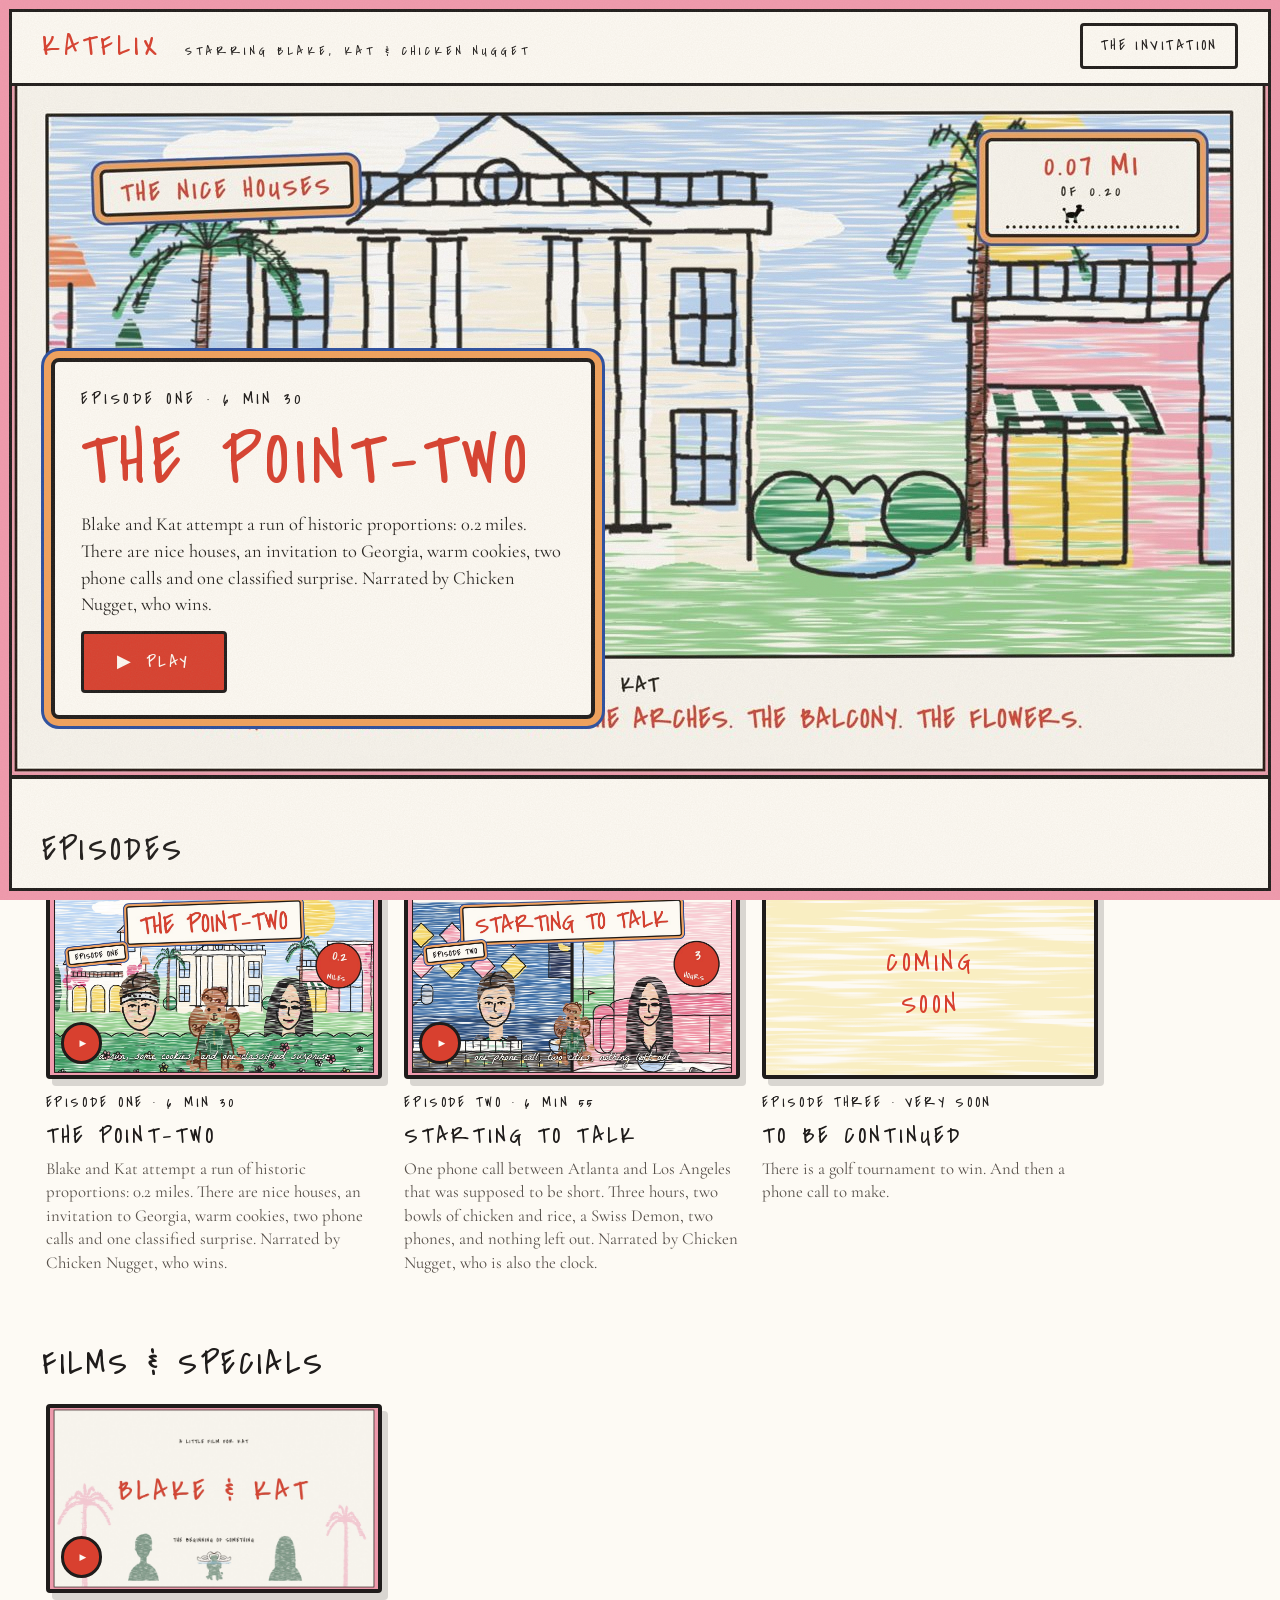
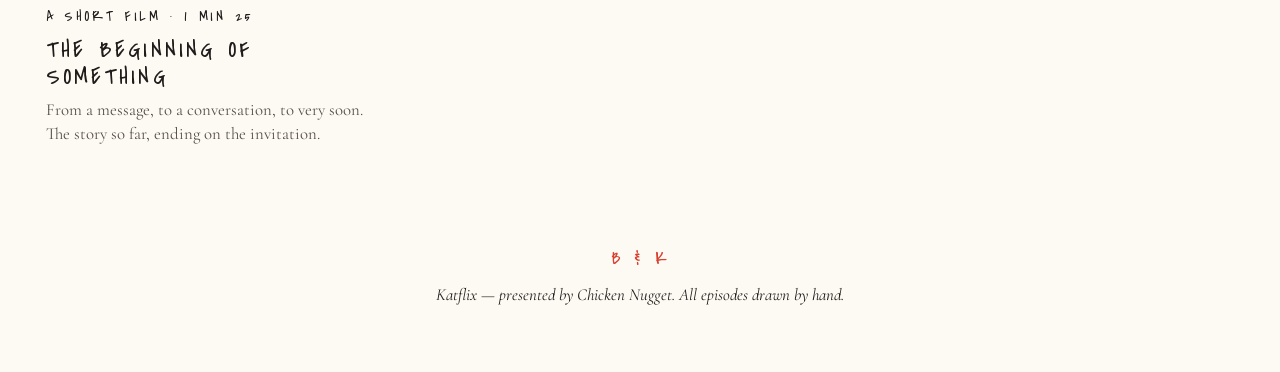
<file: watch.html>
<!doctype html>
<html lang="en">
<head>
  <meta charset="utf-8">
  <meta name="viewport" content="width=device-width, initial-scale=1, viewport-fit=cover">
  <title>Katflix</title>
  <meta name="robots" content="noindex, nofollow">
  <meta name="theme-color" content="#F29AAE">
  <link rel="icon" type="image/png" href="favicon.png">
  <link rel="apple-touch-icon" href="apple-touch-icon.png">
  <link rel="preconnect" href="https://fonts.googleapis.com">
  <link rel="preconnect" href="https://fonts.gstatic.com" crossorigin>
  <link href="https://fonts.googleapis.com/css2?family=Bodoni+Moda:ital,opsz,wght@0,6..96,400..600;1,6..96,400..500&family=Cormorant+Garamond:ital,wght@0,400;0,500;1,400;1,500&family=Jost:wght@300;400;500&family=Covered+By+Your+Grace&family=La+Belle+Aurore&display=swap" rel="stylesheet">
  <link rel="stylesheet" href="css/styles.css?v=1795847907">
</head>
<body class="is-open channel">
  <div class="grain" aria-hidden="true"></div>

  <header class="channel__bar">
    <a class="channel__brand hand" href="watch.html">Katflix <small>starring Blake, Kat &amp; Chicken Nugget</small></a>
    <a class="btn btn--line" href="index.html">The Invitation</a>
  </header>

  <main>
    <section class="feature" id="feature" aria-live="polite"></section>
    <div id="rows"></div>
  </main>

  <footer class="colophon colophon--plain">
    <p class="colophon__mono">B <i>&amp;</i> K</p>
    <p>Katflix &mdash; presented by Chicken Nugget. All episodes drawn by hand.</p>
  </footer>

  <div class="player" id="player" hidden role="dialog" aria-modal="true" aria-labelledby="player-title">
    <div class="player__box">
      <div class="player__top">
        <p class="hand" id="player-title"></p>
        <button class="btn btn--line" id="player-close" type="button">Close</button>
      </div>
      <video id="player-video" controls playsinline></video>
    </div>
  </div>

  <script src="js/episodes.js?v=1795847907"></script>
  <script>
  (function () {
    'use strict';
    const list = window.EPISODES || [];
    const $ = (id) => document.getElementById(id);
    const make = (tag, cls, html) => { const n = document.createElement(tag); if (cls) n.className = cls; if (html != null) n.innerHTML = html; return n; };
    const esc = (s) => String(s).replace(/[&<>"]/g, (c) => ({ '&': '&amp;', '<': '&lt;', '>': '&gt;', '"': '&quot;' }[c]));
    const key = (id) => 'bk-channel:' + id;
    const progress = (id) => { try { return JSON.parse(localStorage.getItem(key(id)) || 'null'); } catch (e) { return null; } };

    // the big one at the top
    const f = list.find((e) => e.featured && e.video) || list.find((e) => e.video);
    if (f) {
      const el = $('feature');
      el.style.backgroundImage = `url("${f.backdrop || f.poster}")`;
      el.innerHTML = `<div class="feature__text"><p class="eyebrow">${esc(f.label)} &middot; ${esc(f.length)}</p><h1 class="display">${esc(f.title)}</h1><p class="feature__blurb">${esc(f.blurb)}</p><p><button class="btn btn--solid" type="button" data-play="${esc(f.id)}">&#9654;&ensp;Play</button></p></div>`;
    }

    // rows of episodes
    const rows = $('rows');
    [...new Set(list.map((e) => e.row))].forEach((name) => {
      const sec = make('section', 'shelf');
      sec.appendChild(make('h2', 'title', esc(name)));
      const strip = make('ul', 'shelf__strip');
      list.filter((e) => e.row === name).forEach((e) => {
        const li = make('li', 'tile' + (e.video ? '' : ' tile--soon'));
        const p = progress(e.id);
        const pct = p && p.d ? Math.min(100, Math.round((p.t / p.d) * 100)) : 0;
        li.innerHTML = `<button type="button" ${e.video ? `data-play="${esc(e.id)}"` : 'disabled'} aria-label="${e.video ? 'Play' : 'Coming soon:'} ${esc(e.title)}">
            <span class="tile__art">${e.poster ? `<img src="${esc(e.poster)}" alt="" loading="lazy">` : '<span class="tile__soon hand">Coming<br>soon</span>'}${e.video ? '<span class="tile__play" aria-hidden="true">&#9654;</span>' : ''}${pct > 2 && pct < 97 ? `<span class="tile__bar"><i style="width:${pct}%"></i></span>` : ''}</span>
            <span class="eyebrow">${esc(e.label)} &middot; ${esc(e.length)}</span>
            <span class="tile__title hand">${esc(e.title)}</span>
            <span class="tile__blurb">${esc(e.blurb)}</span>
          </button>`;
        strip.appendChild(li);
      });
      sec.appendChild(strip); rows.appendChild(sec);
    });

    // the player
    const player = $('player'), video = $('player-video');
    let current = null, opener = null;
    function open(id) {
      const e = list.find((x) => x.id === id); if (!e || !e.video) return;
      current = e; opener = document.activeElement;
      const tall = e.videoPortrait && window.matchMedia('(max-width: 700px) and (orientation: portrait)').matches;
      video.src = tall ? e.videoPortrait : e.video; video.poster = e.poster || '';
      player.classList.toggle('player--tall', !!tall);
      $('player-title').textContent = e.label + ' — ' + e.title;
      player.hidden = false; document.body.style.overflow = 'hidden';
      const p = progress(id);
      video.addEventListener('loadedmetadata', () => { if (p && p.t > 5 && p.t < video.duration - 10) video.currentTime = p.t; }, { once: true });
      video.play().catch(() => {});
      $('player-close').focus();
    }
    function close() {
      video.pause(); video.removeAttribute('src'); video.load();
      player.hidden = true; document.body.style.overflow = '';
      if (opener) opener.focus();
      current = null;
    }
    video.addEventListener('timeupdate', () => { if (current && video.duration) try { localStorage.setItem(key(current.id), JSON.stringify({ t: video.currentTime, d: video.duration })); } catch (e) {} });
    document.addEventListener('click', (ev) => { const b = ev.target.closest('[data-play]'); if (b) open(b.dataset.play); });
    $('player-close').addEventListener('click', close);
    player.addEventListener('click', (ev) => { if (ev.target === player) close(); });
    document.addEventListener('keydown', (ev) => { if (ev.key === 'Escape' && !player.hidden) close(); });
    if (location.hash) open(location.hash.slice(1));
  })();
  </script>
</body>
</html>
</file>
<file: css/styles.css>
/* ==================================================================
   BLAKE & KAT — A Rather Special Occasion
   Mobile-first. Sections follow the order of the page.
================================================================== */

:root {
  --blush: #F2D3CC;
  --blush-pale: #FAF0EC;
  --rose: #EC6F95;
  --forest: #33503F;
  --forest-deep: #27402F;
  --ivory: #FDFAF4;
  --paper: #FFFEFB;
  --parchment: #F3E3C3;
  --terracotta: #C0755A;
  --powder: #C3D8E4;
  --gold: #B8923C;
  --gold-light: #EBD08A;
  --gold-deep: #7C5D1F;
  --ink: #23201D;
  --ink-soft: #57504A;

  --display: "Bodoni Moda", "Didot", "Bodoni MT", "Playfair Display", serif;
  --italic: "Cormorant Garamond", "Cormorant", "Garamond", Georgia, serif;
  --sans: "Jost", "Avenir Next", "Helvetica Neue", Arial, sans-serif;

  --ease: cubic-bezier(.2, .7, .2, 1);
  --accent: var(--forest);
  --script: "La Belle Aurore", "Cormorant Garamond", cursive;
  --sage: #93AC9A;
  --hair: rgba(124, 93, 31, .28);
  --lattice:
    repeating-linear-gradient(45deg, transparent 0 21px, rgba(255, 253, 249, .2) 21px 22px),
    repeating-linear-gradient(-45deg, transparent 0 21px, rgba(255, 253, 249, .2) 21px 22px);
}

*, *::before, *::after { box-sizing: border-box; }
html { scroll-behavior: smooth; -webkit-text-size-adjust: 100%; }
body {
  margin: 0;
  background: var(--ivory);
  color: var(--ink);
  font-family: var(--italic);
  font-size: 1.1875rem;
  line-height: 1.55;
  -webkit-font-smoothing: antialiased;
  overflow-x: hidden;
}
body.is-sealed { overflow: hidden; height: 100dvh; }
h1, h2, h3, p, figure, blockquote, dl, dd, ol { margin: 0; padding: 0; }
ol { list-style: none; }
svg { display: block; width: 100%; height: auto; overflow: visible; }
a { color: inherit; }
button { font: inherit; color: inherit; }
.defs { position: absolute; }

:focus-visible { outline: 1.5px solid var(--accent); outline-offset: 4px; }
h1:focus-visible, h2:focus-visible { outline: none; }

/* fine paper grain over everything */
.grain {
  position: fixed; inset: 0; z-index: 90; pointer-events: none; opacity: .55;
  background-image: url("data:image/svg+xml,%3Csvg xmlns='http://www.w3.org/2000/svg' width='240' height='240'%3E%3Cfilter id='n'%3E%3CfeTurbulence type='fractalNoise' baseFrequency='.85' numOctaves='2' stitchTiles='stitch'/%3E%3CfeColorMatrix values='0 0 0 0 .42 0 0 0 0 .34 0 0 0 0 .24 0 0 0 .2 0'/%3E%3C/filter%3E%3Crect width='100%25' height='100%25' filter='url(%23n)'/%3E%3C/svg%3E");
}

/* ---------- Type ---------- */

.eyebrow {
  font-family: var(--sans); font-weight: 400; font-size: .6875rem;
  letter-spacing: .38em; text-transform: uppercase; color: var(--gold-deep);
  text-indent: .38em;
}
.eyebrow .amp, .title .amp { font-family: var(--italic); font-style: italic; text-transform: none; letter-spacing: 0; }
.eyebrow .amp { font-size: 1.35em; }

.display {
  font-family: var(--display); font-weight: 400;
  font-size: clamp(3rem, 15vw, 6.25rem); line-height: .95; letter-spacing: .02em;
  text-transform: uppercase;
}
.display .amp, .card__names .amp {
  font-family: var(--italic); font-style: italic; font-weight: 400;
  text-transform: none; font-size: .7em; letter-spacing: 0; padding: 0 .04em;
}
.display .amp { display: block; font-size: .5em; line-height: 1; margin: .08em 0 .12em; padding: 0; }
.title {
  font-family: var(--display); font-weight: 400;
  font-size: clamp(2rem, 7.4vw, 3.5rem); line-height: 1.08; letter-spacing: -.005em;
  text-wrap: balance;
}
.title--xl { font-size: clamp(3rem, 13vw, 5rem); }
.romance {
  font-family: var(--italic); font-style: italic; font-weight: 400;
  font-size: clamp(1.45rem, 5vw, 1.9rem); line-height: 1.25; color: var(--accent);
}
.lede { font-size: 1.1875rem; color: var(--ink-soft); max-width: 22em; }

/* gold foil lettering with a slow shimmer */
.foil {
  background: linear-gradient(105deg, #7C5D1F 0%, #9A7833 24%, #CDAE66 38%, #9A7833 52%, #7C5D1F 70%, #B08D42 86%, #7C5D1F 100%);
  background-size: 240% 100%;
  -webkit-background-clip: text; background-clip: text;
  color: transparent; -webkit-text-fill-color: transparent;
  animation: foil 9s ease-in-out infinite alternate;
}
@keyframes foil { from { background-position: 0% 0; } to { background-position: 100% 0; } }

/* ---------- Buttons ---------- */

.btn {
  display: inline-flex; align-items: center; justify-content: center;
  min-height: 3.25rem; padding: .9rem 2.1rem;
  font-family: var(--sans); font-size: .6875rem; font-weight: 500;
  letter-spacing: .32em; text-indent: .32em; text-transform: uppercase; text-decoration: none;
  border: 1px solid var(--forest); border-radius: 0; background: none; cursor: pointer;
  transition: background .5s var(--ease), color .5s var(--ease), border-color .5s var(--ease), letter-spacing .6s var(--ease);
}
.btn--line { color: var(--forest); box-shadow: inset 0 0 0 3px var(--ivory), inset 0 0 0 4px var(--hair); }
.btn--solid { background: var(--forest); color: var(--ivory); box-shadow: inset 0 0 0 3px var(--forest), inset 0 0 0 4px rgba(226, 201, 140, .55); }
.btn:hover { letter-spacing: .38em; }
.btn--line:hover { background: var(--forest); color: var(--ivory); box-shadow: inset 0 0 0 3px var(--forest), inset 0 0 0 4px rgba(226, 201, 140, .55); }
.btn--solid:hover { background: var(--forest-deep); border-color: var(--forest-deep); box-shadow: inset 0 0 0 3px var(--forest-deep), inset 0 0 0 4px rgba(235, 208, 138, .6); }
.btn:disabled { cursor: default; }

/* ==================================================================
   Splash · Chicken Nugget trots in with the letter
================================================================== */

.splash {
  position: fixed; inset: 0; z-index: 70; overflow: hidden; cursor: pointer;
  display: grid; grid-template-columns: minmax(0, 1fr); place-content: center; justify-items: center; gap: 1rem; text-align: center; padding: 1.5rem;
  background: var(--blush); transition: opacity .9s ease, visibility 0s linear .9s;
}
.splash.is-gone { opacity: 0; visibility: hidden; pointer-events: none; }
.splash__stage { position: relative; width: min(44vw, 180px); padding-bottom: 6px; margin-bottom: 1.2rem; }
.splash__stage::after { content: ""; position: absolute; left: -40%; right: -40%; bottom: 0; height: 1px; background: var(--forest); opacity: .45; }
.splash__run { animation: trot 1.9s cubic-bezier(.25, .6, .3, 1) both; }
.splash__hop { position: relative; transform-origin: 50% 100%; animation: hop .3s ease-in-out 6 alternate, tilt 1.1s var(--ease) 2s forwards; }
/* the invitation, held in her mouth — then presented */
.splash__letter {
  position: absolute; left: 33%; top: 41%; width: 34%; transform: rotate(-9deg);
  filter: drop-shadow(0 2px 2px rgba(60, 40, 20, .22));
  animation: present 1.2s var(--ease) 3.6s forwards;
}
@keyframes present { to { transform: translateY(-430%) rotate(0deg) scale(2.5); } }
.splash__eyebrow { color: var(--forest); animation: rise 1s var(--ease) 1.9s both; }
.splash__line { font-family: var(--script); font-size: clamp(1.8rem, 7vw, 2.5rem); line-height: 1.3; color: var(--forest); animation: rise 1s var(--ease) 2.3s both; }
@keyframes trot { from { transform: translateX(-75vw); } to { transform: none; } }
@keyframes hop { from { transform: translateY(0) rotate(-2deg); } to { transform: translateY(-13%) rotate(2deg); } }
@keyframes tilt { 0% { transform: rotate(0); } 45% { transform: rotate(-7deg); } 100% { transform: rotate(5deg); } }
@keyframes rise { from { opacity: 0; transform: translateY(10px); } }

/* ==================================================================
   Scene 1 · The Envelope
================================================================== */

.gate {
  position: fixed; inset: 0; z-index: 60; overflow: hidden;
  display: grid; place-items: center; padding: 1.5rem;
  background: var(--ivory);
  transition: opacity 1.1s ease, visibility 0s linear 1.1s;
}
.gate.is-gone { opacity: 0; visibility: hidden; pointer-events: none; }
.gate__inner {
  position: relative; z-index: 2; width: 100%;
  display: flex; flex-direction: column; align-items: center; gap: clamp(1.4rem, 4vh, 2.4rem);
  text-align: center;
}
.gate__title {
  font-family: var(--italic); font-style: italic; font-weight: 400;
  font-size: clamp(1.6rem, 6vw, 2.1rem); color: var(--accent); margin-bottom: 1.5rem;
}
.gate__text { transition: opacity .6s ease, transform .8s var(--ease); }
.gate.is-opening .gate__text, .gate.is-opening .eyebrow { opacity: 0; transform: translateY(8px); }
.gate .eyebrow { transition: opacity .6s ease, transform .8s var(--ease); }

.gate__sprig { position: absolute; width: clamp(150px, 34vw, 330px); opacity: .95; z-index: 1; pointer-events: none; }
.gate__sprig--tr { top: -3%; right: -4%; transform: rotate(172deg); }
.gate__sprig--bl { bottom: -3%; left: -4%; transform: rotate(-4deg); }
.gate__sprig svg { animation: breathe 9s ease-in-out infinite alternate; transform-origin: 0 100%; }
.gate__sprig--tr svg, .gate__sprig--bl svg { animation-duration: 11s; animation-direction: alternate-reverse; }
@keyframes breathe { from { transform: rotate(-1.4deg); } to { transform: rotate(1.6deg); } }

.env {
  position: relative; width: min(80vw, 430px); aspect-ratio: 7 / 5;
  perspective: 1400px; cursor: pointer; margin-top: clamp(1rem, 6vh, 4rem);
  transition: transform 1.4s var(--ease);
}
.gate.is-opening .env { transform: translateY(12%); }
.env__shadow {
  position: absolute; left: 4%; right: 4%; bottom: -7%; height: 14%;
  background: radial-gradient(closest-side, rgba(70, 48, 20, .28), transparent); filter: blur(6px);
}
.env__back { position: absolute; inset: 0; background: #E7DCC3; border-radius: 2px; }
.env__liner {
  position: absolute; inset: 0; background-color: var(--sage); background-image: var(--lattice);
  clip-path: polygon(0 0, 100% 0, 50% 54%);
}
.env__letter {
  position: absolute; left: 5%; right: 5%; top: 5%; height: 90%; z-index: 2;
  display: flex; flex-direction: column; align-items: center; padding-top: 12%; gap: .5rem;
  background: var(--paper); border: 1px solid var(--hair);
  box-shadow: inset 0 0 0 5px var(--paper), inset 0 0 0 6px var(--hair);
  transition: transform 1.2s var(--ease) 1.05s;
}
.env__letter-mono { font-family: var(--display); font-size: clamp(1.4rem, 6vw, 2rem); color: var(--gold-deep); letter-spacing: .06em; }
.env__letter-mono i { font-family: var(--italic); font-size: .8em; }
.env__letter-line { font-family: var(--sans); font-size: .5625rem; letter-spacing: .36em; text-transform: uppercase; color: var(--ink-soft); }
.gate.is-opening .env__letter { transform: translateY(-62%); }
.env__front { position: absolute; inset: 0; height: 100%; z-index: 3; filter: drop-shadow(0 -1px 1px rgba(90, 66, 30, .1)); }
.env__flap {
  position: absolute; inset: 0; z-index: 4; transform-origin: 50% 0; transform-style: preserve-3d;
  transition: transform 1s cubic-bezier(.5, 0, .2, 1) .35s, z-index 0s linear .85s;
}
.gate.is-opening .env__flap { transform: rotateX(180deg); z-index: 1; }
.flap__face { position: absolute; inset: 0; height: 100%; backface-visibility: hidden; -webkit-backface-visibility: hidden; }
.flap__out { filter: drop-shadow(0 3px 3px rgba(80, 58, 24, .16)); }
.flap__in { transform: rotateX(180deg); }
.env__seal {
  position: absolute; left: 50%; top: 58.4%; width: 21%; z-index: 5;
  transform: translate(-50%, -50%); filter: drop-shadow(0 2px 3px rgba(40, 10, 14, .35));
  transition: transform .5s var(--ease), opacity .45s ease;
}
.env:hover .env__seal { transform: translate(-50%, -50%) scale(1.04) rotate(-3deg); }
.gate.is-opening .env__seal { opacity: 0; transform: translate(-50%, -30%) scale(1.15) rotate(8deg); }

/* ==================================================================
   Fixed furniture: monogram, music, chapter marks
================================================================== */

.masthead {
  position: fixed; top: 0; left: 0; right: 0; z-index: 40;
  display: flex; justify-content: space-between; align-items: center;
  padding: max(.9rem, env(safe-area-inset-top)) 1.1rem .9rem;
  pointer-events: none; opacity: 0; transition: opacity 1.2s ease .4s;
}
.masthead > * { pointer-events: auto; }
.is-open .masthead, .is-open .chapters { opacity: 1; }
.masthead__mono, .music {
  display: inline-flex; align-items: center; gap: .55rem; height: 2.75rem; padding: 0 1rem;
  background: var(--ivory); border: 1px solid var(--hair); border-radius: 999px; text-decoration: none;
}
.masthead__mono { font-family: var(--display); font-size: .95rem; letter-spacing: .1em; color: var(--gold-deep); }
.masthead__mono i, .sheet__mono i, .colophon__mono i { font-family: var(--italic); }
.music { cursor: pointer; font-family: var(--sans); font-size: .625rem; letter-spacing: .28em; text-transform: uppercase; color: var(--ink); }
.music__bars { display: inline-flex; align-items: flex-end; gap: 2px; height: 12px; }
.music__bars i { width: 1.5px; height: 3px; background: var(--accent); transition: height .4s ease; }
.music[aria-pressed="true"] .music__bars i { animation: bars 1.3s ease-in-out infinite alternate; }
.music[aria-pressed="true"] .music__bars i:nth-child(2) { animation-delay: -.5s; }
.music[aria-pressed="true"] .music__bars i:nth-child(3) { animation-delay: -.9s; }
@keyframes bars { from { height: 3px; } to { height: 12px; } }

.chapters {
  position: fixed; z-index: 40; left: 50%; bottom: max(.8rem, env(safe-area-inset-bottom));
  transform: translateX(-50%); display: flex; gap: .1rem; padding: .2rem .5rem;
  background: var(--ivory); border: 1px solid var(--hair); border-radius: 999px;
  opacity: 0; transition: opacity 1.2s ease .6s;
}
.chapters a {
  display: grid; place-items: center; min-width: 2.5rem; height: 2.5rem;
  font-family: var(--display); font-size: .8rem; letter-spacing: .08em; text-decoration: none;
  color: var(--ink-soft); transition: color .4s ease;
}
.chapters a::after { content: ""; position: absolute; }
.chapters a.is-current { color: var(--accent); font-style: italic; }
.chapters a:hover { color: var(--accent); }

/* ==================================================================
   Scenes: shared
================================================================== */

.scene { position: relative; padding: clamp(5.5rem, 16vw, 10rem) 1.5rem; overflow: hidden; }
.wrap { position: relative; max-width: 1120px; margin: 0 auto; }
.wrap--narrow { max-width: 680px; }
.scene__head { text-align: center; display: grid; gap: 1.1rem; justify-items: center; margin-bottom: clamp(2.5rem, 8vw, 4.5rem); }
.scene__intro { font-style: italic; font-size: 1.3rem; max-width: 24em; }

[data-reveal] {
  opacity: 0; transform: translateY(22px);
  transition: opacity 1.4s var(--ease) var(--d, 0s), transform 1.4s var(--ease) var(--d, 0s);
}
[data-reveal="camera"] { transform: scale(1.07) translateY(16px); transition-duration: 2.4s; }
[data-reveal].is-in { opacity: 1; transform: none; }

/* ==================================================================
   Scene 2 · The Invitation
================================================================== */

.invitation { min-height: 100svh; padding-top: clamp(6rem, 20vw, 9rem); }
.invitation__grid { display: grid; gap: clamp(2.5rem, 8vw, 5rem); justify-items: center; }
.invitation__text { display: grid; gap: 1rem; justify-items: center; text-align: center; }
.rule { width: 150px; margin: .4rem 0; }

/* cameo portraits of the two of them */
.duo { display: flex; align-items: center; gap: 1.1rem; margin-top: 1.2rem; }
.cameo { display: grid; justify-items: center; gap: .5rem; }
.cameo__frame {
  width: clamp(92px, 25vw, 122px); aspect-ratio: 200 / 250; overflow: hidden; border-radius: 50%;
  box-shadow: 0 0 0 1.5px var(--gold), 0 0 0 6px var(--paper), 0 0 0 7px rgba(184, 146, 60, .7), 0 18px 26px -16px rgba(70, 48, 20, .45);
}
.cameo__frame svg { height: 100%; overflow: hidden; }
.cameo figcaption { font-family: var(--script); font-size: 1.5rem; color: var(--forest); line-height: 1.2; }
.duo__amp { font-family: var(--italic); font-style: italic; font-size: 1.7rem; color: var(--gold-deep); margin-bottom: 2rem; }

/* a loose flock drifting across the whole page */
.flock { position: fixed; inset: 0; z-index: 30; pointer-events: none; overflow: hidden; }
.bird {
  position: absolute; left: -60px; top: var(--y, 16vh); width: var(--w, 22px); opacity: .72;
  animation: fly var(--t, 34s) linear var(--delay, 0s) infinite;
}
.bird--dip { animation-name: fly-dip; }
.bird__wings { transform-origin: 50% 60%; transform-box: fill-box; animation: flap 1s ease-in-out infinite alternate; }
@keyframes fly {
  0% { transform: translate(0, 0); } 30% { transform: translate(34vw, -5vh); }
  60% { transform: translate(68vw, 3vh); } 100% { transform: translate(calc(100vw + 80px), -8vh); }
}
@keyframes fly-dip {
  0% { transform: translate(0, 0); } 35% { transform: translate(36vw, 6vh); }
  70% { transform: translate(72vw, -3vh); } 100% { transform: translate(calc(100vw + 120px), 4vh); }
}
@keyframes flap { from { transform: scaleY(1); } to { transform: scaleY(.35); } }

/* --- the Save-the-Date card --- */

.card-stage { width: 100%; display: grid; justify-items: center; gap: 1.4rem; perspective: 1600px; }
.card {
  --rx: 0deg; --ry: 0deg; --flip: 0deg;
  position: relative; width: min(100%, 430px); cursor: pointer;
  container-type: inline-size; -webkit-tap-highlight-color: transparent;
}
.card__inner {
  position: relative; transform-style: preserve-3d; will-change: transform;
  transform: rotateX(var(--rx)) rotateY(calc(var(--ry) + var(--flip)));
  transition: transform 1.1s var(--ease);
}
.card.is-tilting .card__inner { transition-duration: .25s; }
.card.is-flipped { --flip: 180deg; }
.card__face {
  backface-visibility: hidden; -webkit-backface-visibility: hidden;
  background: var(--paper); border-radius: 3px;
  box-shadow:
    0 1px 0 rgba(255, 255, 255, .9) inset,
    0 0 0 1px rgba(124, 93, 31, .18),
    0 2px 3px rgba(70, 48, 20, .1),
    0 28px 50px -22px rgba(70, 48, 20, .38);
}
.card__face::before {
  content: ""; position: absolute; inset: 3.2cqw; pointer-events: none; z-index: 3;
  border: 1px solid var(--gold); box-shadow: inset 0 0 0 3px var(--paper), inset 0 0 0 4px rgba(168, 132, 60, .55);
}
.card__front { position: relative; display: flex; flex-direction: column; align-items: center; text-align: center; padding: 10.5cqw 9cqw 9.5cqw; }
.card__eyebrow { font-family: var(--sans); font-size: 2.3cqw; letter-spacing: .42em; text-indent: .42em; text-transform: uppercase; color: var(--ink-soft); }
.card__names {
  font-family: var(--display); font-size: 9.6cqw; line-height: 1; letter-spacing: .04em; text-transform: uppercase;
  margin: 3cqw 0 5cqw; filter: drop-shadow(0 1px 0 rgba(255, 255, 255, .7));
}
.card__art { width: 100%; }
.card__cartouche { width: 25cqw; margin-top: -8.5cqw; position: relative; z-index: 2; filter: drop-shadow(0 2px 2px rgba(70, 48, 20, .25)); }
.card__line { font-family: var(--italic); font-style: italic; font-size: 5.2cqw; color: var(--accent); margin-top: 3cqw; line-height: 1.2; }
.card__date { font-family: var(--sans); font-size: 2.2cqw; letter-spacing: .34em; text-indent: .34em; text-transform: uppercase; color: var(--ink-soft); margin-top: 2.4cqw; }

.card__back {
  position: absolute; inset: 0; transform: rotateY(180deg);
  background-color: var(--sage); background-image: var(--lattice);
  display: grid; place-items: center; text-align: center; color: var(--ivory);
}
.card__back::before { border-color: var(--gold-light); box-shadow: inset 0 0 0 3px var(--forest), inset 0 0 0 4px rgba(226, 201, 140, .5); }
.card__back-inner { display: grid; justify-items: center; gap: 3cqw; padding: 12cqw; }
.card__back-title { font-family: var(--display); font-size: 7cqw; letter-spacing: .02em; color: var(--gold-light); }
.card__back-line { font-style: italic; font-size: 4.6cqw; }
.card__back-small { font-family: var(--sans); font-size: 2.2cqw; letter-spacing: .36em; text-transform: uppercase; color: var(--gold-light); margin-top: 5cqw; }

.hint { font-family: var(--sans); font-size: .625rem; letter-spacing: .32em; text-indent: .32em; text-transform: uppercase; color: var(--ink-soft); }
.hint::before { content: "↻"; display: inline-block; margin-right: .7em; letter-spacing: 0; text-indent: 0; font-size: 1.3em; vertical-align: -.1em; color: var(--gold-deep); }

/* --- the garden painting: an arched window of stacked layers --- */

.garden {
  position: relative; aspect-ratio: 600 / 720; overflow: hidden; isolation: isolate;
  border-radius: 50% 50% 2px 2px / 41.667% 41.667% 2px 2px;
}
.garden > svg { position: absolute; inset: 0; height: 100%; overflow: hidden; }
.garden::after {
  content: ""; position: absolute; inset: 0; border-radius: inherit; pointer-events: none;
  border: 1.5px solid var(--gold); box-shadow: inset 0 0 0 4px var(--paper), inset 0 0 0 5px rgba(168, 132, 60, .7);
}
.garden__layer { will-change: transform; }
.garden__swans { animation: bob 6s ease-in-out infinite alternate; }
.garden__flora { transform-origin: 50% 100%; animation: sway 8s ease-in-out infinite alternate; }
@keyframes bob { from { transform: translateY(0); } to { transform: translateY(.9%); } }
@keyframes sway { from { transform: rotate(-.5deg) scale(1.01); } to { transform: rotate(.5deg) scale(1.01); } }

/* characters come alive on hover / tap */
.rooster__tail, .rooster__head, .monkey__arm, .monkey__tail { transform-box: fill-box; transition: transform 1s var(--ease); }
.rooster__tail { transform-origin: 100% 100%; }
.rooster__head { transform-origin: 40% 100%; }
.monkey__arm { transform-origin: 100% 100%; }
.monkey__tail { transform-origin: 0% 100%; }
.card:hover .rooster__tail, .is-lively .rooster__tail { transform: rotate(-7deg); }
.card:hover .rooster__head, .is-lively .rooster__head { transform: rotate(7deg); }
.card:hover .monkey__arm, .is-lively .monkey__arm { transform: rotate(13deg); }
.card:hover .monkey__tail, .is-lively .monkey__tail { transform: rotate(-9deg); }

/* ==================================================================
   Scene 3 · The Details
================================================================== */

.details { background: var(--blush-pale); }
.details__sprig, .rsvp__sprig { position: absolute; width: clamp(130px, 26vw, 280px); pointer-events: none; opacity: .9; }
.details__sprig--l { left: -5%; bottom: -3%; }
.details__sprig--r { right: -14%; top: -2%; rotate: 176deg; }

.sheet {
  position: relative; background: var(--paper); padding: clamp(2.6rem, 9vw, 4.5rem) clamp(1.6rem, 7vw, 4.5rem);
  box-shadow: 0 1px 0 #fff inset, 0 0 0 1px rgba(124, 93, 31, .15), 0 30px 60px -34px rgba(70, 48, 20, .4);
  text-align: center;
}
.sheet::before { content: ""; position: absolute; inset: 10px; border: 1px solid var(--hair); pointer-events: none; }
.sheet__mono {
  font-family: var(--display); font-size: 1.5rem; letter-spacing: .12em; color: var(--gold-deep);
  text-shadow: 0 1px 0 #fff, 0 -1px 0 rgba(124, 93, 31, .25);
  padding-bottom: 1.6rem; margin-bottom: .6rem; border-bottom: 1px solid var(--hair);
}
.sheet__row {
  display: grid; grid-template-columns: 3.5rem 1fr; column-gap: 1.2rem; align-items: center; text-align: left;
  padding: 1.35rem 0; border-bottom: 1px dotted var(--hair);
}
.sheet__icon { grid-row: span 2; width: 3.5rem; }
.sheet dt { font-family: var(--sans); font-size: .625rem; letter-spacing: .34em; text-transform: uppercase; color: var(--gold-deep); align-self: end; }
.sheet dd { font-family: var(--display); font-size: clamp(1.15rem, 4.6vw, 1.5rem); line-height: 1.25; align-self: start; overflow-wrap: anywhere; }
.sheet__foot { font-style: italic; color: var(--accent); font-size: 1.3rem; margin-top: 2rem; }

/* anything still in [SQUARE BRACKETS] reads as a blank waiting to be inked */
.is-placeholder {
  font-family: var(--sans) !important; font-size: .75rem !important; font-style: normal !important;
  letter-spacing: .2em; text-transform: uppercase; opacity: .62;
  border-bottom: 1px dashed currentColor; padding-bottom: .2em; display: inline-block;
}

/* ==================================================================
   Scene 4 · A Most Interesting Pairing
================================================================== */

.pairing__grid { display: grid; gap: 3.5rem; justify-items: center; }
.portrait { display: grid; gap: 1.6rem; justify-items: center; text-align: center; max-width: 21rem; }
.portrait__frame {
  position: relative; width: min(74vw, 300px); aspect-ratio: 300 / 380; overflow: hidden; cursor: pointer;
  border-radius: 50% 50% 2px 2px / 39.5% 39.5% 2px 2px;
  box-shadow: 0 0 0 1.5px var(--gold), 0 0 0 7px var(--paper), 0 0 0 8px rgba(168, 132, 60, .7), 0 30px 44px -24px rgba(70, 48, 20, .45);
  transition: transform 1s var(--ease);
}
.portrait__frame svg { height: 100%; overflow: hidden; }
.portrait__frame:hover, .portrait__frame.is-lively { transform: translateY(-5px); }
.portrait__frame:hover .rooster__tail { transform: rotate(-7deg); }
.portrait__frame:hover .rooster__head { transform: rotate(7deg); }
.portrait__frame:hover .monkey__arm { transform: rotate(13deg); }
.portrait__frame:hover .monkey__tail { transform: rotate(-9deg); }
.portrait h3, .chaperone h3, .menu h3 { font-family: var(--display); font-weight: 400; font-size: 1.6rem; letter-spacing: .01em; }
.portrait figcaption, .chaperone figcaption { display: grid; gap: .5rem; }
.portrait p, .chaperone figcaption p:not(.eyebrow) { color: var(--ink-soft); }

.pairing__centre { display: grid; gap: 1.6rem; justify-items: center; text-align: center; max-width: 24rem; }
.pairing__fountain { width: 130px; }
.fountain { position: relative; }
.fountain__water { position: absolute; inset: 0; }
.fountain__water g { animation: pour 1.6s linear infinite; }
@keyframes pour { to { stroke-dashoffset: -20; } }
.pairing__quote p { font-style: italic; font-size: clamp(1.45rem, 5.4vw, 1.75rem); line-height: 1.32; color: var(--accent); text-wrap: balance; }
.pairing__quote::before, .pairing__quote::after { content: ""; display: block; width: 2.5rem; height: 1px; background: var(--gold); margin: 0 auto 1.4rem; }
.pairing__quote::after { margin: 1.4rem auto 0; }

.chaperone {
  display: grid; gap: 1.4rem; justify-items: center; text-align: center;
  margin: clamp(4rem, 12vw, 6.5rem) auto 0; max-width: 22rem;
  padding-top: clamp(3rem, 9vw, 4.5rem); border-top: 1px solid var(--hair);
}
.chaperone__frame {
  width: 176px; aspect-ratio: 300 / 380; overflow: hidden; border-radius: 50%;
  box-shadow: 0 0 0 1.5px var(--gold), 0 0 0 6px var(--paper), 0 0 0 7px rgba(168, 132, 60, .7), 0 22px 30px -18px rgba(70, 48, 20, .45);
}
.chaperone__frame svg { height: 100%; overflow: hidden; }

/* ==================================================================
   Scene 5 · The Evening's Particulars
================================================================== */

.evening { background-color: var(--sage); background-image: var(--lattice); color: var(--ivory); }
.evening::before, .evening::after { content: ""; position: absolute; left: 1rem; right: 1rem; height: 1px; background: rgba(226, 201, 140, .45); }
.evening::before { top: 1rem; } .evening::after { bottom: 1rem; }
.evening .eyebrow { color: var(--gold-light); }
.evening .scene__intro { color: #E9E0CC; }
.menu { display: grid; gap: 1px; background: rgba(226, 201, 140, .3); border: 1px solid rgba(226, 201, 140, .3); }
.menu__item {
  background: var(--forest); padding: 2.6rem 1.5rem; text-align: center;
  display: grid; justify-items: center; align-content: start; gap: .55rem;
}
.menu__icon { width: 4.6rem; padding: .7rem; border-radius: 50%; background: var(--ivory); box-shadow: 0 0 0 1px var(--gold-light), 0 0 0 5px var(--forest), 0 0 0 6px rgba(226, 201, 140, .45); margin-bottom: 1rem; }
.menu__when { font-style: italic; color: var(--gold-light); font-size: 1.15rem; }
.menu__note { color: #E9E0CC; }
.menu__note:not(.is-placeholder) { font-style: italic; }

/* ==================================================================
   Scene 6 · The RSVP
================================================================== */

.rsvp { background: var(--blush); padding-bottom: clamp(8rem, 22vw, 12rem); }
.rsvp__sprig--l { left: -5%; top: 4%; rotate: 96deg; }
.rsvp__sprig--r { right: -5%; bottom: 4%; rotate: -84deg; }
.reply {
  position: relative; background: var(--paper); text-align: center; overflow: hidden;
  padding: clamp(3.2rem, 11vw, 5.5rem) clamp(1.5rem, 7vw, 4rem);
  box-shadow: 0 1px 0 #fff inset, 0 0 0 1px rgba(124, 93, 31, .15), 0 34px 60px -34px rgba(107, 30, 42, .45);
}
.reply::before { content: ""; position: absolute; inset: 10px; border: 1px solid var(--hair); pointer-events: none; }
.reply__ask, .reply__done { display: grid; gap: 1.1rem; justify-items: center; transition: opacity .7s ease, transform .9s var(--ease); }
.reply__buttons { display: grid; gap: .8rem; width: 100%; max-width: 19rem; margin-top: 1.4rem; }
.reply__small { font-style: italic; color: var(--ink-soft); font-size: 1.05rem; margin-top: .8rem; }
.reply.is-leaving .reply__ask { opacity: 0; transform: translateY(-10px); }
.reply__done[hidden], .reply__ask[hidden], .reply__link[hidden] { display: none; }
.reply__done { animation: arrive 1.2s var(--ease) both; }
@keyframes arrive { from { opacity: 0; transform: translateY(14px); } }
.reply__link { margin-top: 1rem; }

.heart { width: 88px; margin-bottom: .6rem; }
.heart__line { fill: none; stroke: var(--gold); stroke-width: 2; stroke-linecap: round; stroke-dasharray: 1; stroke-dashoffset: 1; animation: draw 1.8s var(--ease) .2s forwards; }
.heart__fill { fill: url(#g-gold); opacity: 0; transform-origin: 50% 60%; transform-box: fill-box; animation: bloom 1.2s var(--ease) 1.5s forwards; }
@keyframes draw { to { stroke-dashoffset: 0; } }
@keyframes bloom { from { opacity: 0; transform: scale(.8); } to { opacity: 1; transform: scale(1); } }

.reply__petals { position: absolute; inset: 0; pointer-events: none; }
.petal {
  position: absolute; top: -20px; left: var(--x); width: var(--s); height: calc(var(--s) * 1.35);
  background: var(--c); border-radius: 60% 40% 60% 40% / 70% 50% 50% 30%; opacity: 0;
  animation: fall var(--t) cubic-bezier(.3, .1, .5, 1) var(--w) forwards;
}
@keyframes fall {
  0% { opacity: 0; transform: translate(0, 0) rotate(0); }
  12% { opacity: .9; }
  100% { opacity: 0; transform: translate(var(--dx), var(--fall)) rotate(var(--r)); }
}

.colophon { background: var(--blush); text-align: center; padding: 0 1.5rem 7rem; font-style: italic; color: var(--ink-soft); font-size: 1.05rem; }
.colophon__mono { font-family: var(--display); font-style: normal; font-size: 1.2rem; letter-spacing: .12em; color: var(--accent); margin-bottom: .5rem; }

/* ==================================================================
   The Bel-Air mood: stucco pink, white and garden green, script
   lettering, a mission arch, treillage and a pair of swans
================================================================== */

.romance, .gate__title, .card__line, .card__back-line, .sheet__foot, .menu__when {
  font-family: var(--script); font-style: normal; letter-spacing: 0;
}
.romance { font-size: clamp(1.75rem, 6.2vw, 2.35rem); line-height: 1.3; }
.gate__title { font-size: clamp(1.9rem, 7vw, 2.6rem); }
.card__line { font-size: 6.2cqw; }
.card__back-line { font-size: 5.6cqw; }
.sheet__foot { font-size: 1.65rem; }
.menu__when { font-size: 1.4rem; color: var(--forest); }

.invitation { background: var(--blush); }
.display, .gate .eyebrow, .invitation .eyebrow { color: var(--forest); }
.invitation .lede { color: var(--ink); }
.details { background: var(--ivory); }
.pairing { background: var(--blush-pale); }

/* the details sheet takes the shape of a garden arch */
.sheet { border-radius: 50% 50% 3px 3px / 120px 120px 3px 3px; padding-top: clamp(4.2rem, 13vw, 6.5rem); }
.sheet::before { border-radius: 50% 50% 2px 2px / 112px 112px 2px 2px; }

/* the card back: white, with the swans */
.card__back { background: var(--paper); color: var(--forest); }
.card__back::before { border-color: var(--gold); box-shadow: inset 0 0 0 3px var(--paper), inset 0 0 0 4px rgba(184, 146, 60, .55); }
.card__back-swans { width: 56cqw; margin-bottom: 5cqw; }
.card__back-title { color: var(--forest); }
.card__back-small { color: var(--gold-deep); }

/* the evening: a white menu card against garden treillage */
.evening { background-color: var(--forest); }
.menu { background: var(--hair); border: 0; box-shadow: 0 0 0 1px var(--paper), 0 0 0 7px var(--forest), 0 0 0 8px rgba(235, 208, 138, .7), 0 40px 60px -30px rgba(0, 0, 0, .5); }
.menu__item { background: var(--paper); color: var(--ink); }
.menu__note { color: var(--ink-soft); }
.menu__icon { background: var(--blush-pale); box-shadow: 0 0 0 1px var(--hair); }

/* the supper painting, under a wide garden arch */
.supper { display: grid; justify-items: center; gap: 1.4rem; margin: 0 auto clamp(3rem, 9vw, 5rem); max-width: 640px; }
.supper__frame {
  width: 100%; aspect-ratio: 640 / 430; overflow: hidden;
  border-radius: 50% 50% 3px 3px / 58% 58% 3px 3px;
  box-shadow: 0 0 0 1.5px var(--gold-light), 0 0 0 8px var(--paper), 0 0 0 9px rgba(235, 208, 138, .8), 0 40px 60px -30px rgba(0, 0, 0, .55);
}
.supper__frame svg { height: 100%; overflow: hidden; }
.supper figcaption { font-family: var(--script); font-size: clamp(1.4rem, 5vw, 1.8rem); color: var(--gold-light); text-align: center; line-height: 1.3; }

/* the keepsakes page: every portrait, with downloads */
.colophon__link { margin-top: 1.4rem; font-style: normal; }
.colophon__link a, .keepsake__links a, .menu__link a {
  font-family: var(--sans); font-size: .6875rem; letter-spacing: .26em; text-transform: uppercase;
  color: var(--forest); text-decoration: none; border-bottom: 1px solid currentColor; padding-bottom: .25em;
}
.colophon--plain { background: var(--ivory); }
.keepsakes { background: var(--ivory); }
.keepsakes .scene__head .btn { margin-top: .8rem; }
.keepsakes__grid { list-style: none; margin: 0; padding: 0; display: grid; gap: 3.5rem 2rem; grid-template-columns: repeat(auto-fill, minmax(min(100%, 148px), 1fr)); }
.keepsake { min-width: 0; display: grid; justify-items: center; gap: .6rem; text-align: center; align-content: start; }
.keepsake__art { position: relative; width: 100%; aspect-ratio: 1; background: var(--blush-pale); margin-bottom: .8rem; box-shadow: 0 0 0 1px var(--hair); }
.keepsake__art img { position: absolute; inset: 1.4rem; width: calc(100% - 2.8rem); height: calc(100% - 2.8rem); object-fit: contain; }
.keepsake h2 { font-family: var(--display); font-weight: 400; font-size: 1.35rem; }
.keepsake__links { display: flex; gap: .9rem; align-items: center; margin-top: .3rem; color: var(--gold-deep); }
.keepsake__links--minor { margin-top: .1rem; }
.keepsake__links--minor a { color: var(--ink-soft); border-bottom-color: transparent; }

/* palms at the edges of the garden */
.palm { position: absolute; bottom: -2%; width: clamp(120px, 24vw, 270px); pointer-events: none; }
.palm svg { transform-origin: 45% 100%; animation: breathe 11s ease-in-out infinite alternate; will-change: transform; }
.palm--inv-l { left: -5%; }
.palm--inv-r { right: -6%; width: clamp(90px, 17vw, 190px); scale: -1 1; }
.palm--inv-r svg, .palm--rsvp-r svg { animation-duration: 14s; animation-direction: alternate-reverse; }
.palm--pair { right: -4%; width: clamp(90px, 15vw, 180px); scale: -1 1; opacity: .9; }
.palm--rsvp-l { left: -5%; width: clamp(100px, 19vw, 210px); }
.palm--rsvp-r { right: -5%; width: clamp(120px, 23vw, 260px); scale: -1 1; }

/* Chicken Nugget's silhouette, trotting along the foot of the last scene */
.rsvp::after { content: ""; position: absolute; left: 0; right: 0; bottom: clamp(1.6rem, 5vw, 2.6rem); height: 1px; background: var(--forest); opacity: .35; }
.walker {
  position: absolute; left: 12%; bottom: clamp(1.6rem, 5vw, 2.6rem); width: clamp(58px, 13vw, 92px);
  color: var(--forest); pointer-events: none; animation: stroll 26s linear infinite;
}
.walker__body { animation: trot-bob .38s ease-in-out infinite alternate; }
.walker__leg { transform-box: fill-box; transform-origin: 50% 0; animation: step .38s ease-in-out infinite alternate; }
.walker__leg--b { animation-direction: alternate-reverse; }
@keyframes stroll { from { transform: translateX(-40vw); } to { transform: translateX(100vw); } }
@keyframes step { from { transform: rotate(-20deg); } to { transform: rotate(20deg); } }
@keyframes trot-bob { from { transform: translateY(0); } to { transform: translateY(-1.5px); } }

.menu__link { display: grid; justify-items: center; gap: .7rem; margin-top: 1.1rem; }
.menu__link[hidden] { display: none; }
.menu__link--after { margin-top: 2.6rem; }
.menu__link--after a { color: var(--gold-light); }
.evening .menu__link--after span { color: #E9E0CC; }
.menu__note { max-width: 19em; text-wrap: pretty; }
.menu__link span { font-style: italic; font-size: 1.05rem; color: var(--ink-soft); line-height: 1.3; }

/* the film, at the foot of the page */
.cinema { background: var(--paper); }
.cinema .scene__head { margin-bottom: clamp(2rem, 6vw, 3rem); }
.cinema__frame { display: grid; justify-items: center; gap: 1.2rem; max-width: 980px; margin: 0 auto; }
.cinema__frame video {
  display: block; width: 100%; height: auto; aspect-ratio: 16 / 9; background: var(--black);
  border: 4px solid var(--black); border-radius: 4px; box-shadow: 0 0 0 9px #F29AAE, 0 0 0 12px var(--black), 10px 14px 0 12px rgba(31, 28, 27, .14);
}
.cinema__frame figcaption { font-family: var(--hand); text-transform: uppercase; letter-spacing: .14em; font-size: 1rem; color: var(--black); margin-top: .8rem; }
@media (max-width: 700px) and (orientation: portrait) {
  .cinema__frame video { aspect-ratio: 9 / 16; max-width: 22rem; }
}

/* The Channel: a featured episode, shelves of tiles, and a player */
.hand { font-family: var(--hand); font-style: normal; font-weight: 400; text-transform: uppercase; letter-spacing: .13em; }
.channel { background: var(--black); }
.channel main { background: var(--paper); }
.channel__bar { position: sticky; top: 9px; z-index: 30; display: flex; justify-content: space-between; align-items: center; gap: 1rem; padding: .8rem 1.4rem; background: var(--paper); border-bottom: 3px solid var(--black); }
.channel__brand { font-size: 1.9rem; color: var(--red); text-decoration: none; line-height: 1; }
.channel__brand small { font-size: .42em; color: var(--black); margin-left: .6em; }
@media (max-width: 620px) { .channel__brand small { display: none; } }
.channel__bar .btn { min-height: 2.6rem; padding: .5rem 1.1rem; font-size: .95rem; }
.feature { position: relative; min-height: min(78vh, 46rem); display: flex; align-items: flex-end; background: var(--blush) center / cover no-repeat; border-bottom: 4px solid var(--black); padding: 1.4rem; }
.feature__text { background: var(--paper); border: 4px solid var(--black); border-radius: 8px; box-shadow: 0 0 0 7px #F2A25C, 0 0 0 10px #2B4FA0; padding: 1.5rem 1.6rem 1.4rem; max-width: 34rem; margin: 0 .7rem 1rem; display: grid; gap: .8rem; }
.feature__text .display { font-size: clamp(2.6rem, 9vw, 4.6rem); }
.feature__blurb { font-size: 1.15rem; line-height: 1.45; }
.shelf { padding: clamp(2rem, 6vw, 3.2rem) 1.5rem 0; }
.shelf:last-child { padding-bottom: clamp(3rem, 8vw, 5rem); }
.shelf .title { font-size: clamp(1.5rem, 5vw, 2.1rem); margin-bottom: 1.1rem; }
.shelf__strip { list-style: none; margin: 0; padding: 4px 4px 1.2rem; display: grid; grid-auto-flow: column; grid-auto-columns: min(78vw, 21rem); gap: 1.4rem; overflow-x: auto; scroll-snap-type: x proximity; }
.tile { scroll-snap-align: start; }
.tile button { display: grid; gap: .45rem; width: 100%; padding: 0; border: 0; background: none; text-align: left; cursor: pointer; color: inherit; font: inherit; }
.tile button:disabled { cursor: default; }
.tile__art { position: relative; display: block; aspect-ratio: 16 / 9; overflow: hidden; background: var(--blush-pale); border: 4px solid var(--black); border-radius: 4px; box-shadow: 6px 7px 0 rgba(31, 28, 27, .16); transition: transform .5s var(--ease); margin-bottom: .4rem; }
.tile button:not(:disabled):hover .tile__art, .tile button:focus-visible .tile__art { transform: translateY(-5px) rotate(-.6deg); }
.tile__art img { width: 100%; height: 100%; object-fit: cover; }
.tile__play { position: absolute; left: .7rem; bottom: .7rem; width: 2.6rem; height: 2.6rem; display: grid; place-items: center; background: var(--red); color: var(--paper); border: 3px solid var(--black); border-radius: 50%; font-size: .9rem; padding-left: .15rem; }
.tile__soon { position: absolute; inset: 0; display: grid; place-items: center; text-align: center; font-size: 1.7rem; color: var(--red); background: var(--paper) var(--crayon-yellow); }
.tile__bar { position: absolute; left: 0; right: 0; bottom: 0; height: 7px; background: rgba(31, 28, 27, .25); }
.tile__bar i { display: block; height: 100%; background: var(--red); }
.tile .eyebrow { font-size: .9rem; text-indent: 0; }
.tile__title { font-size: 1.5rem; color: var(--black); line-height: 1.15; }
.tile__blurb { color: var(--ink-soft); font-size: 1.05rem; line-height: 1.4; }
.player { position: fixed; inset: 0; z-index: 95; display: grid; place-items: center; background: rgba(31, 28, 27, .92); padding: 1rem; }
.player[hidden] { display: none; }
.player__box { width: min(100%, 1100px); display: grid; gap: .8rem; }
.player__top { display: flex; justify-content: space-between; align-items: center; gap: 1rem; color: var(--paper); font-size: 1.3rem; }
.player__top .btn { min-height: 2.6rem; padding: .4rem 1.1rem; font-size: .95rem; }
.player video { width: 100%; max-height: 78vh; aspect-ratio: 16 / 9; background: #000; border: 4px solid var(--paper); border-radius: 4px; }
.player--tall .player__box { width: min(100%, 24rem); }
.player--tall video { aspect-ratio: 9 / 16; }
@media (min-width: 980px) { .feature { padding: 2.5rem; } .shelf { padding-left: 2.6rem; padding-right: 2.6rem; } .channel__bar { padding: .9rem 2.6rem; } }

.colophon__swans { width: 96px; margin: 0 auto 1.2rem; }

/* ==================================================================
   Marker and crayon — the same hand as the film.
   Black brush line, colour scribbled so the paper shows through,
   red hand-lettered capitals, a pink border round the whole page.
================================================================== */

:root {
  --hand: "Covered By Your Grace", "Marker Felt", "Comic Sans MS", cursive;
  --black: #1F1C1B;
  --red: #D8402F;
  --paper: #FDFAF4;
  --ivory: #FDFAF4;
  --accent: var(--red);
  --hair: rgba(31, 28, 27, .5);
  --crayon-yellow: url("data:image/svg+xml,%3Csvg xmlns='http://www.w3.org/2000/svg' width='700' height='700'%3E%3Cfilter id='c' x='0' y='0' width='100%25' height='100%25'%3E%3CfeTurbulence type='fractalNoise' baseFrequency='.008 .21' numOctaves='2' seed='4' stitchTiles='stitch'/%3E%3CfeColorMatrix values='0 0 0 0 .949 0 0 0 0 .851 0 0 0 0 .541 -6 0 0 0 3.9'/%3E%3C/filter%3E%3Crect width='100%25' height='100%25' filter='url(%23c)'/%3E%3C/svg%3E");
  --crayon-pink: url("data:image/svg+xml,%3Csvg xmlns='http://www.w3.org/2000/svg' width='700' height='700'%3E%3Cfilter id='c' x='0' y='0' width='100%25' height='100%25'%3E%3CfeTurbulence type='fractalNoise' baseFrequency='.008 .21' numOctaves='2' seed='9' stitchTiles='stitch'/%3E%3CfeColorMatrix values='0 0 0 0 .965 0 0 0 0 .725 0 0 0 0 .769 -6 0 0 0 3.9'/%3E%3C/filter%3E%3Crect width='100%25' height='100%25' filter='url(%23c)'/%3E%3C/svg%3E");
  --crayon-blue: url("data:image/svg+xml,%3Csvg xmlns='http://www.w3.org/2000/svg' width='700' height='700'%3E%3Cfilter id='c' x='0' y='0' width='100%25' height='100%25'%3E%3CfeTurbulence type='fractalNoise' baseFrequency='.008 .21' numOctaves='2' seed='14' stitchTiles='stitch'/%3E%3CfeColorMatrix values='0 0 0 0 .733 0 0 0 0 .839 0 0 0 0 .961 -6 0 0 0 3.9'/%3E%3C/filter%3E%3Crect width='100%25' height='100%25' filter='url(%23c)'/%3E%3C/svg%3E");
  --crayon-aqua: url("data:image/svg+xml,%3Csvg xmlns='http://www.w3.org/2000/svg' width='700' height='700'%3E%3Cfilter id='c' x='0' y='0' width='100%25' height='100%25'%3E%3CfeTurbulence type='fractalNoise' baseFrequency='.008 .21' numOctaves='2' seed='21' stitchTiles='stitch'/%3E%3CfeColorMatrix values='0 0 0 0 .624 0 0 0 0 .863 0 0 0 0 .878 -6 0 0 0 3.9'/%3E%3C/filter%3E%3Crect width='100%25' height='100%25' filter='url(%23c)'/%3E%3C/svg%3E");
}

/* the pink border, with its black line */
body::after {
  content: ""; position: fixed; inset: 0; z-index: 85; pointer-events: none;
  border: 9px solid #F29AAE; box-shadow: inset 0 0 0 3px var(--black);
}
.masthead { padding: max(1.3rem, env(safe-area-inset-top)) 1.4rem .9rem; }
.chapters { bottom: max(1.4rem, env(safe-area-inset-bottom)); }

/* lettering */
.eyebrow, .title, .display, .romance, .gate__title, .splash__line, .sheet__foot, .menu__when,
.portrait h3, .chaperone h3, .menu h3, .keepsake h2, .cameo figcaption, .supper figcaption,
.btn, .hint, .music, .sheet dt, .chapters a, .masthead__mono, .sheet__mono, .colophon__mono,
.colophon__link a, .keepsake__links a, .menu__link a {
  font-family: var(--hand); font-style: normal; font-weight: 400; text-transform: uppercase; letter-spacing: .13em;
}
.eyebrow { font-size: 1.05rem; letter-spacing: .2em; text-indent: 0; color: var(--black); }
.eyebrow .amp, .title .amp, .display .amp { font-family: var(--hand); font-style: normal; font-size: 1em; }
.display { color: var(--red); font-size: clamp(3.4rem, 17vw, 6.4rem); letter-spacing: .08em; line-height: 1; }
.display .amp { font-size: .6em; margin: .1em 0; }
.title { color: var(--black); font-size: clamp(1.9rem, 7.6vw, 3.3rem); line-height: 1.12; letter-spacing: .1em; }
.title--xl { font-size: clamp(2.8rem, 12vw, 4.6rem); color: var(--red); }
.romance, .gate__title, .splash__line, .sheet__foot { color: var(--red); font-size: clamp(1.25rem, 4.6vw, 1.7rem); line-height: 1.3; }
.menu__when { color: var(--red); font-size: 1.15rem; }
.cameo figcaption { color: var(--red); font-size: 1.25rem; }
.supper figcaption { color: var(--red); font-size: clamp(1.1rem, 4vw, 1.4rem); background: var(--paper); border: 3px solid var(--black); padding: .5em 1em .4em; rotate: -1deg; }
.portrait h3, .chaperone h3, .menu h3, .keepsake h2 { font-size: 1.55rem; letter-spacing: .1em; line-height: 1.15; }
.sheet dt, .hint { font-size: .95rem; color: var(--black); }
.sheet dd { font-family: var(--italic); font-size: clamp(1.3rem, 5vw, 1.7rem); }
.masthead__mono, .sheet__mono, .colophon__mono { color: var(--red); letter-spacing: .14em; text-shadow: none; }
.masthead__mono i, .sheet__mono i, .colophon__mono i { font-family: var(--hand); font-style: normal; }
.sheet__mono { font-size: 1.9rem; }
.music, .chapters a { font-size: .95rem; color: var(--black); }
.chapters a.is-current { color: var(--red); font-style: normal; }
.colophon__link a, .keepsake__links a, .menu__link a { font-size: .95rem; color: var(--black); }

/* buttons, pills and plates: paper, with a brush-drawn edge */
.btn { font-size: 1.1rem; letter-spacing: .16em; text-indent: 0; border: 3px solid var(--black); border-radius: 4px; box-shadow: none; color: var(--black); background: var(--paper); }
.btn:hover { letter-spacing: .2em; }
.btn--solid { background: var(--red); color: var(--paper); box-shadow: none; }
.btn--line:hover, .btn--solid:hover { background: var(--black); color: var(--paper); border-color: var(--black); box-shadow: none; }
.masthead__mono, .music, .chapters { border: 3px solid var(--black); background: var(--paper); }
.music__bars i { background: var(--red); }

/* each scene is a sheet of coloured-in paper */
.gate, .splash, .invitation, .keepsakes { background: var(--paper); }
.details { background: var(--paper) var(--crayon-yellow); }
.pairing { background: var(--paper) var(--crayon-pink); }
.evening { background: var(--paper) var(--crayon-blue); color: var(--ink); }
.rsvp, .colophon { background: var(--paper) var(--crayon-aqua); }
.colophon--plain { background: var(--paper); }
.evening::before, .evening::after { display: none; }
.evening .eyebrow { color: var(--black); }
.evening .scene__intro { color: var(--ink); }
.rsvp::after { background: var(--black); opacity: 1; height: 3px; }
.walker { color: var(--black); }
.colophon { color: var(--ink); }

/* section headings sit on a painted sign, as in the film */
.pairing .scene__head, .evening .scene__head, .details .scene__head {
  background: var(--paper); border: 4px solid var(--black); border-radius: 8px; padding: 1.5rem 1.6rem 1.3rem;
  box-shadow: 0 0 0 7px #F2A25C, 0 0 0 10px #2B4FA0; width: fit-content; max-width: 100%; margin-left: auto; margin-right: auto; rotate: -.6deg;
}

/* cards and frames: black line instead of gold */
.sheet, .reply, .keepsake__art { border: 4px solid var(--black); box-shadow: 8px 9px 0 rgba(31, 28, 27, .16); }
.sheet::before, .reply::before { display: none; }
.sheet { border-radius: 50% 50% 4px 4px / 120px 120px 4px 4px; }
.sheet__mono { border-bottom: 3px solid var(--black); }
.sheet__row { border-bottom: 2px dashed var(--hair); }
.menu { background: var(--black); gap: 4px; border: 4px solid var(--black); box-shadow: 8px 9px 0 rgba(31, 28, 27, .16); }
.menu__icon { background: var(--paper); box-shadow: 0 0 0 3px var(--black); }
.portrait__frame { box-shadow: 0 0 0 4px var(--black), 0 0 0 12px var(--paper), 0 0 0 15px var(--black), 9px 12px 0 15px rgba(31, 28, 27, .14); }
.chaperone__frame, .cameo__frame { box-shadow: 0 0 0 3px var(--black), 0 0 0 9px var(--paper), 0 0 0 12px var(--black); }
.supper__frame { box-shadow: 0 0 0 4px var(--black), 0 0 0 12px var(--paper), 0 0 0 15px var(--black), 9px 12px 0 15px rgba(31, 28, 27, .14); }
.garden::after { border: 3px solid var(--black); box-shadow: none; }
.chaperone { border-top: 3px solid var(--black); }
.pairing__quote p { color: var(--black); }
.pairing__quote::before, .pairing__quote::after { background: var(--black); height: 3px; }
.evening .menu__link--after span { color: var(--ink); }
.menu__link--after a { color: var(--black); }
.is-placeholder { font-family: var(--hand) !important; font-size: .95rem !important; }
.splash__stage::after { background: var(--black); opacity: 1; height: 3px; }
.splash__eyebrow, .gate .eyebrow, .invitation .eyebrow { color: var(--black); }

/* ==================================================================
   Larger screens
================================================================== */

@media (min-width: 720px) {
  .sheet__list { display: grid; grid-template-columns: 1fr 1fr; column-gap: 3.5rem; }
  .details__sprig--r { right: -5%; top: 2%; }
  .sheet__row:last-child:nth-child(odd) { grid-column: 1 / -1; justify-self: center; min-width: 46%; }
  .keepsakes__grid { grid-template-columns: repeat(auto-fill, minmax(230px, 1fr)); }
  .reply__buttons { grid-template-columns: 1fr 1fr; max-width: 30rem; }
  .menu { grid-template-columns: repeat(3, 1fr); }
  .chaperone { grid-template-columns: auto 1fr; text-align: left; justify-items: start; align-items: center; column-gap: 2.5rem; max-width: 34rem; }
  .chaperone figcaption { justify-items: start; }
  .chaperone .eyebrow { text-indent: 0; }
}

@media (min-width: 980px) {
  .masthead { padding: 1.4rem 1.8rem; }
  .chapters { left: auto; right: 1.8rem; bottom: auto; top: 50%; transform: translateY(-50%); flex-direction: column; padding: .5rem .2rem; }
  .invitation__grid { grid-template-columns: 1fr minmax(0, 430px); align-items: center; justify-items: start; column-gap: 6rem; max-width: 1020px; }
  .invitation__text { justify-items: start; text-align: left; gap: 1.3rem; }
  .invitation__text .eyebrow { text-indent: 0; }
  .display { font-size: clamp(4.5rem, 7.6vw, 7rem); }
  .display .amp { margin-left: .05em; }
  .pairing__grid { grid-template-columns: 1fr 1.05fr 1fr; align-items: center; gap: 2rem; }
  .menu { grid-template-columns: repeat(3, 1fr); }
  .menu__item { padding: 3.4rem 1.6rem; }
  .colophon { padding-bottom: 4rem; }
}

/* ==================================================================
   Reduced motion: everything arrives, nothing travels
================================================================== */

@media (prefers-reduced-motion: reduce) {
  html { scroll-behavior: auto; }
  *, *::before, *::after { animation: none !important; transition-duration: .01ms !important; transition-delay: 0s !important; }
  [data-reveal] { opacity: 1; transform: none; }
  .bird, .reply__petals { display: none; }
  .heart__line { stroke-dashoffset: 0; }
  .heart__fill { opacity: 1; }
}
</file>
